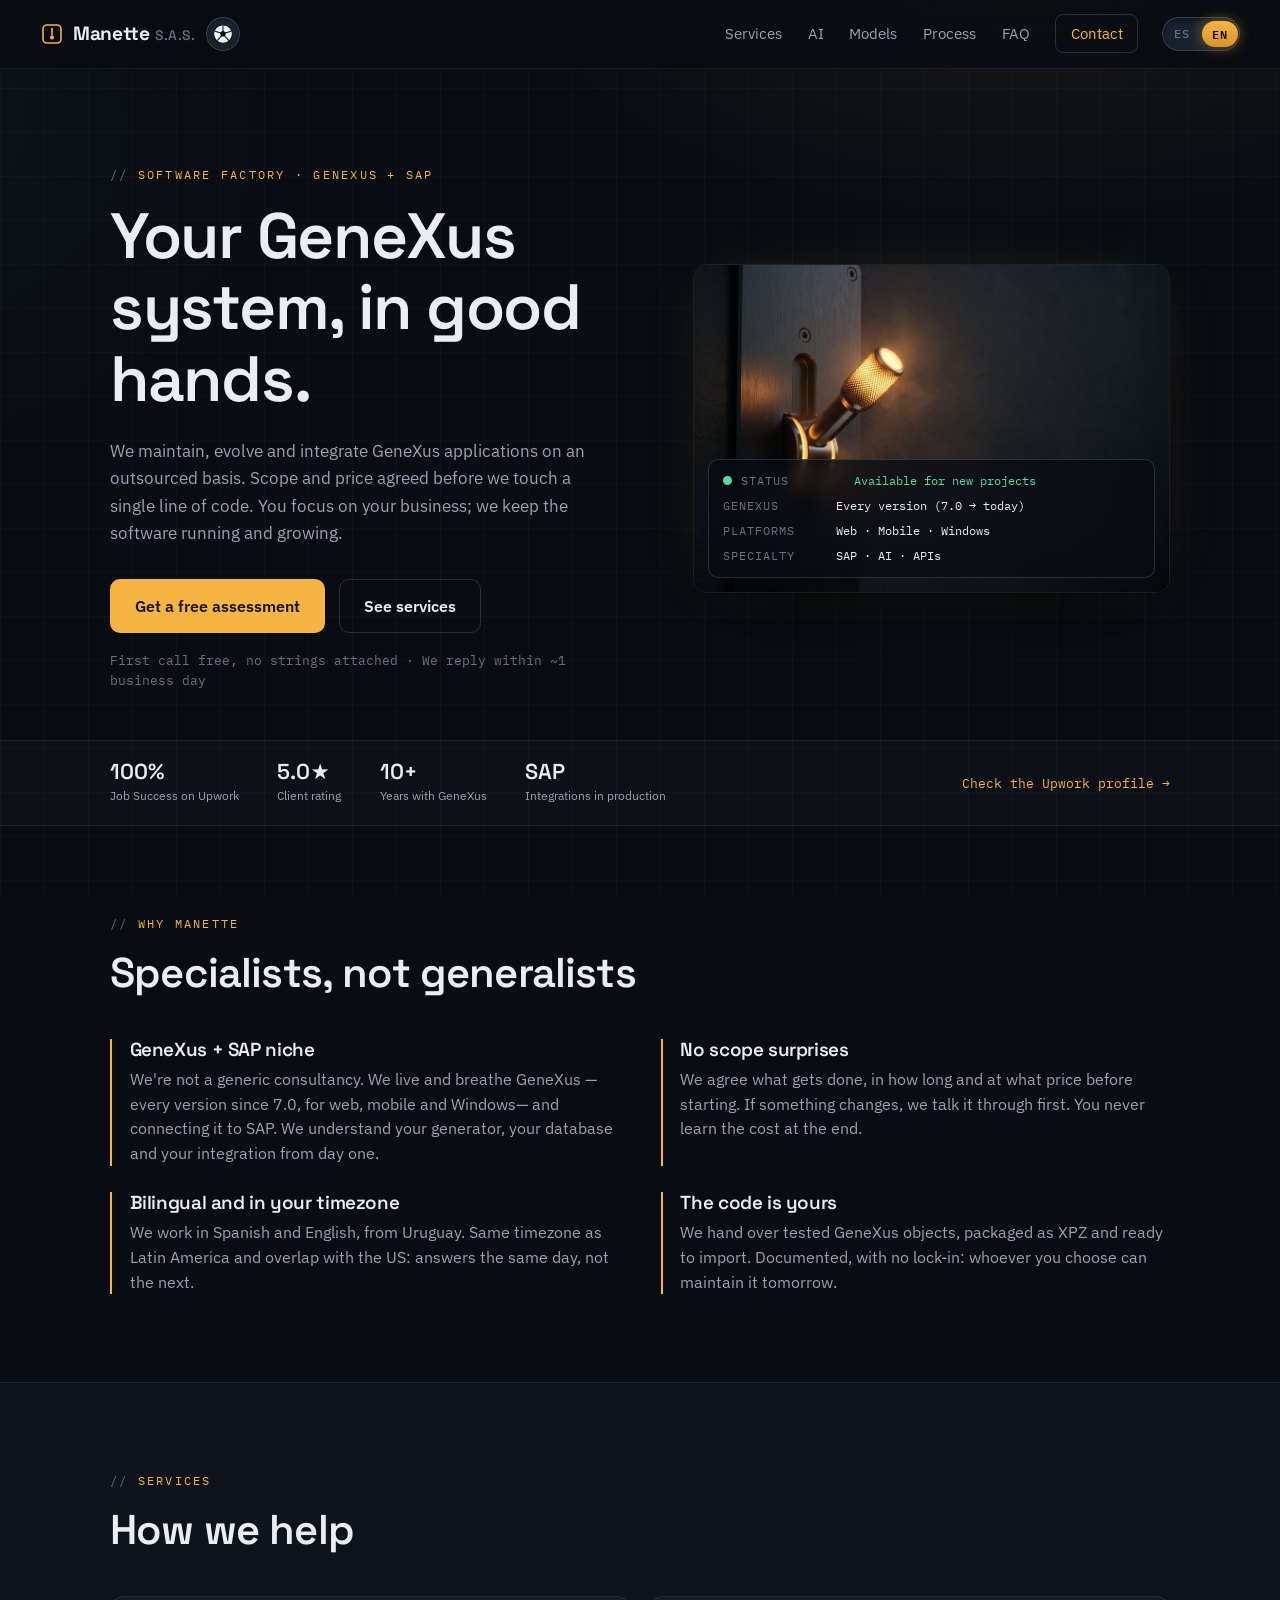
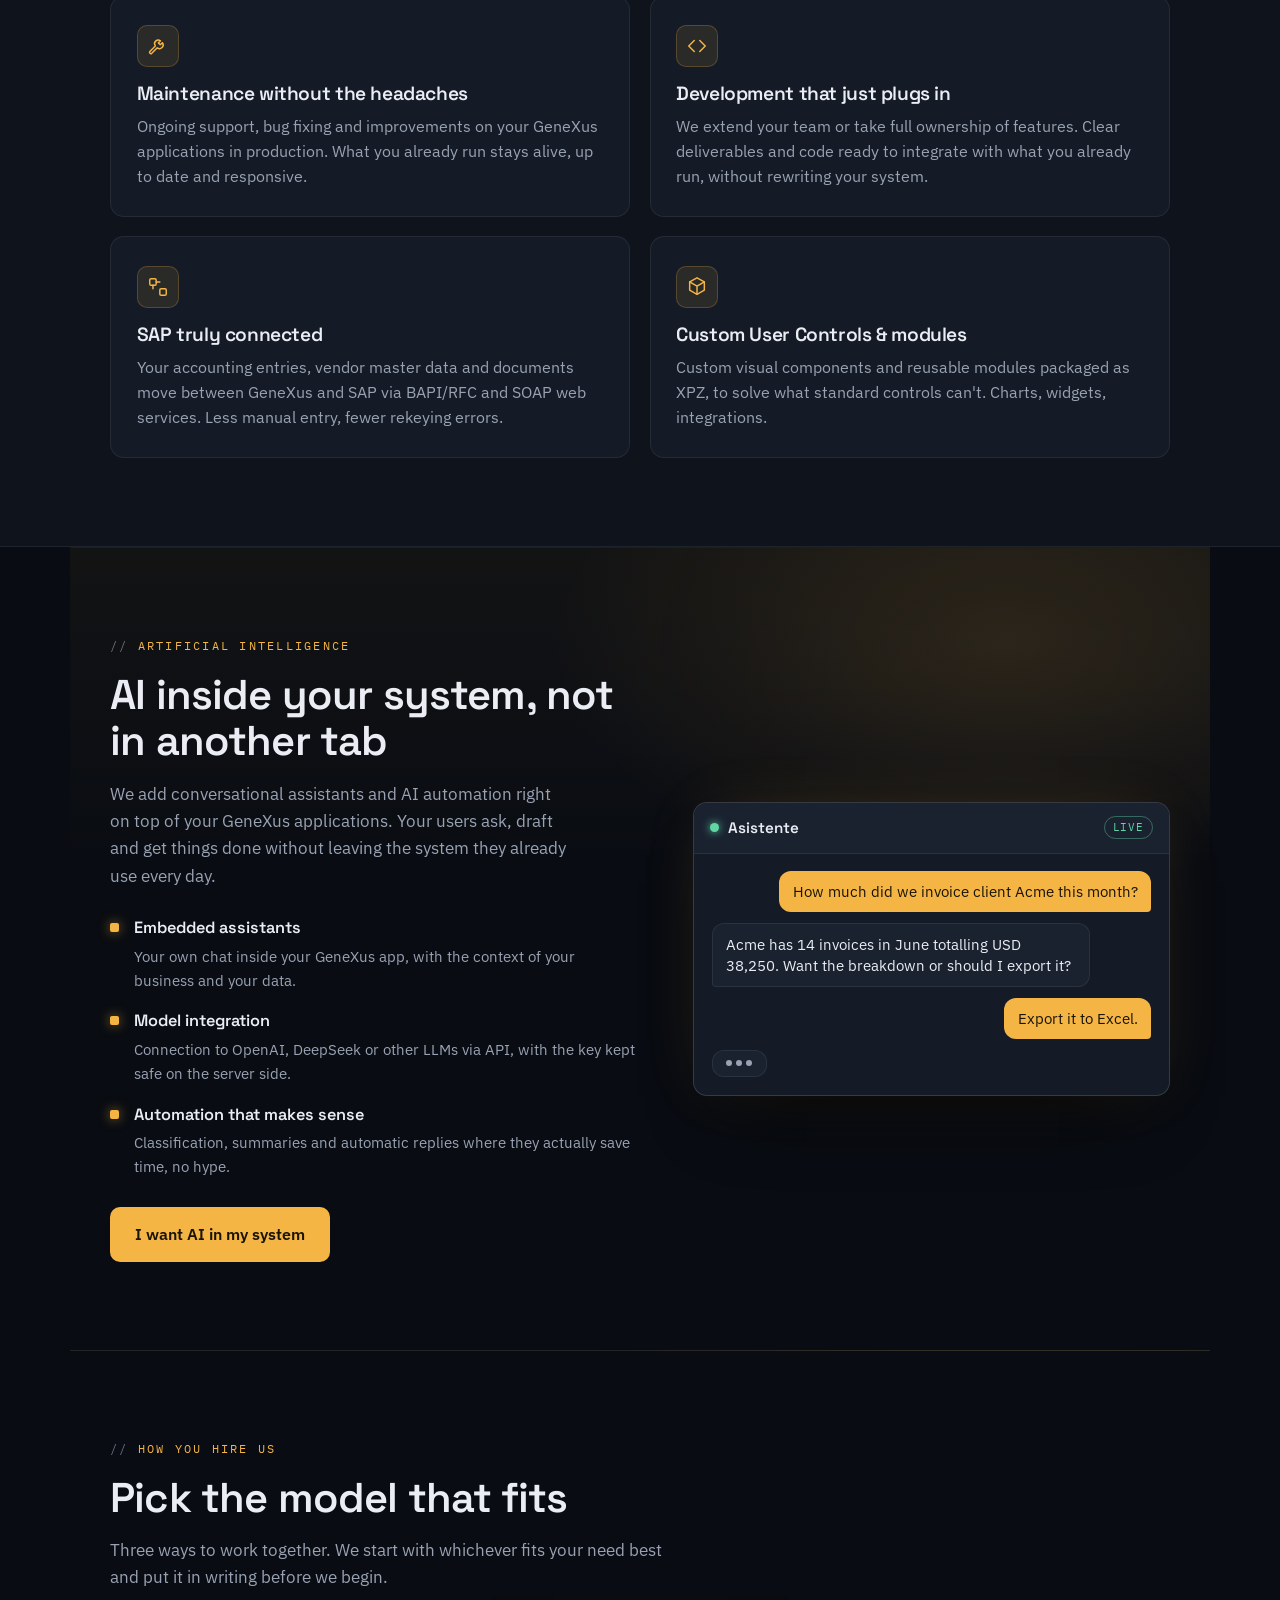
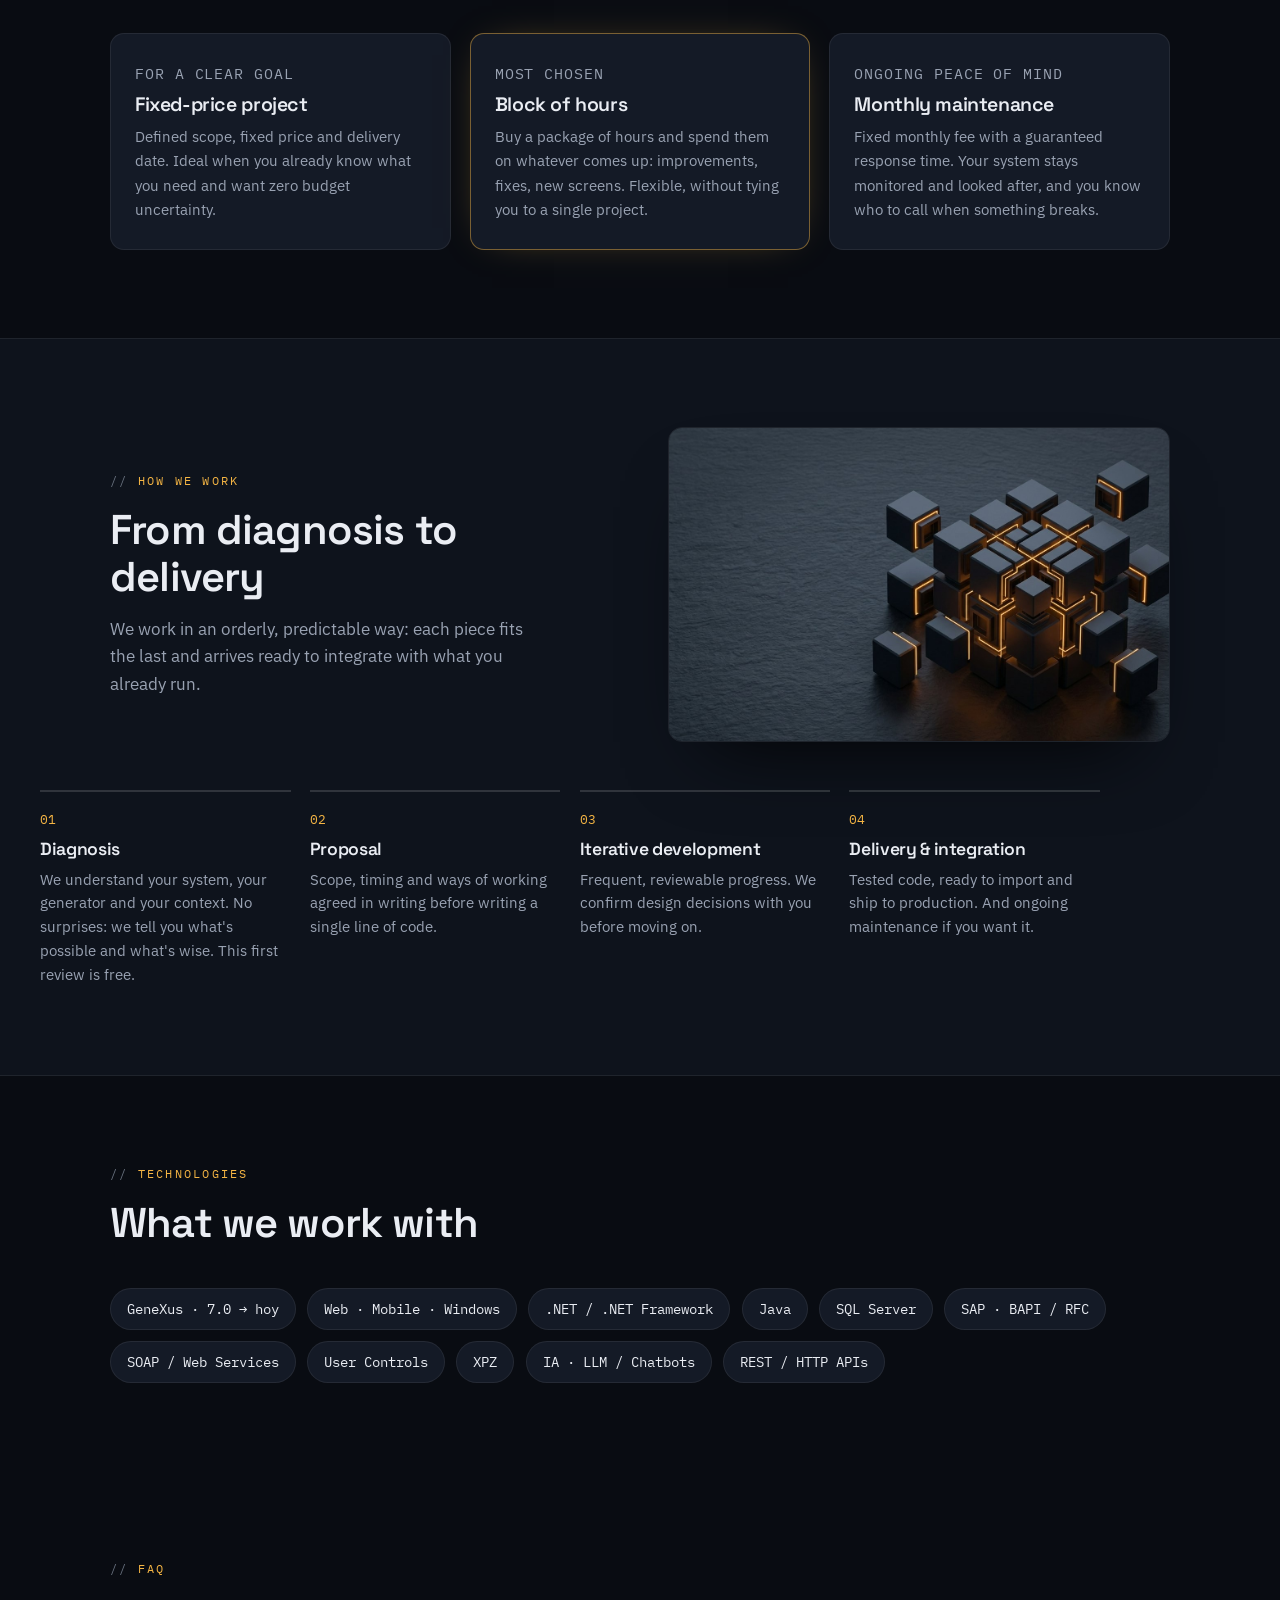
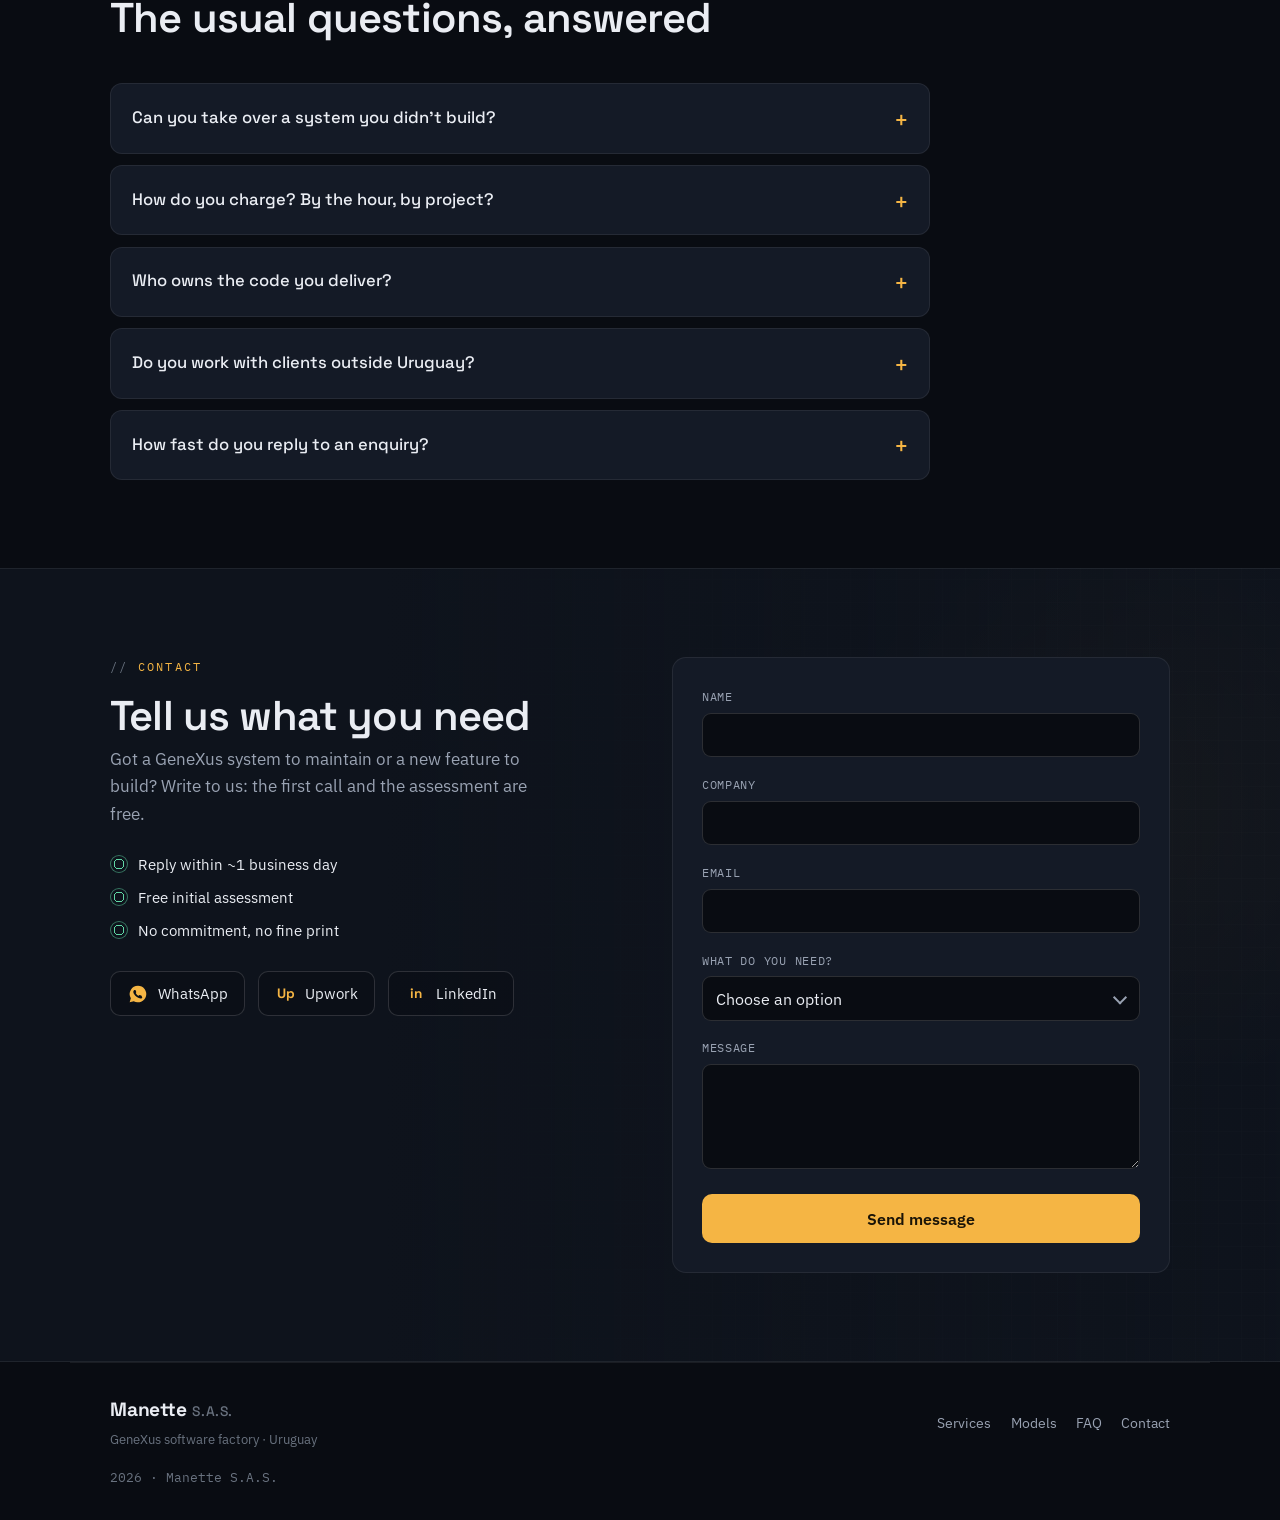
<file: index.html>
<!DOCTYPE html>
<html lang="es">
<head>
  <meta charset="UTF-8" />
  <meta name="viewport" content="width=device-width, initial-scale=1.0" />
  <title>Manette S.A.S. — Fábrica de software GeneXus · SAP · User Controls</title>
  <meta name="description" content="Fábrica de software especializada en GeneXus: mantenemos y evolucionamos tus sistemas, integramos SAP (BAPI/RFC) y construimos User Controls y módulos a medida. Alcance y precio acordados antes de empezar." />
  <meta name="theme-color" content="#090C12" />

  <!-- Open Graph -->
  <meta property="og:type" content="website" />
  <meta property="og:title" content="Manette S.A.S. — Fábrica de software GeneXus" />
  <meta property="og:description" content="Mantenemos, evolucionamos e integramos tus sistemas GeneXus. Especialistas en SAP, User Controls y módulos a medida." />

  <link rel="preconnect" href="https://fonts.googleapis.com" />
  <link rel="preconnect" href="https://fonts.gstatic.com" crossorigin />
  <link href="https://fonts.googleapis.com/css2?family=Space+Grotesk:wght@400;500;600;700&family=IBM+Plex+Sans:wght@400;500;600&family=IBM+Plex+Mono:wght@400;500&display=swap" rel="stylesheet" />
  <link rel="stylesheet" href="styles.css" />
</head>
<body>
  <a class="skip-link" href="#top" data-i18n="a11y.skip">Saltar al contenido</a>

  <!-- =================== HEADER =================== -->
  <header class="site-header">
    <div class="brand-group">
      <a class="brand" href="#top" aria-label="Manette">
        <span class="brand-mark" aria-hidden="true">
          <svg viewBox="0 0 24 24" width="24" height="24" fill="none">
            <rect x="3" y="3" width="18" height="18" rx="4" stroke="currentColor" stroke-width="1.6"/>
            <line x1="12" y1="6.5" x2="12" y2="13" stroke="currentColor" stroke-width="1.6" stroke-linecap="round"/>
            <circle cx="12" cy="15.5" r="2" fill="currentColor"/>
          </svg>
        </span>
        <span class="brand-text">Manette<span class="brand-suffix">S.A.S.</span></span>
      </a>
      <a class="brand-ball" href="mundial.html" data-i18n-label="ball.label" aria-label="Jugar a los penales del Mundial" title="Jugar a los penales del Mundial">
        <svg class="ball-svg" viewBox="0 0 24 24" width="22" height="22" aria-hidden="true">
          <circle cx="12" cy="12" r="10.2" fill="#F4F6FA" stroke="#0B0E14" stroke-width="1.1"/>
          <polygon points="12,8.1 15.42,10.59 14.12,14.6 9.88,14.6 8.58,10.59" fill="#0B0E14"/>
          <g stroke="#0B0E14" stroke-width="1.1" stroke-linecap="round">
            <line x1="12" y1="8.1" x2="12" y2="2.6"/>
            <line x1="15.42" y1="10.59" x2="20.7" y2="9.1"/>
            <line x1="14.12" y1="14.6" x2="18.2" y2="18.9"/>
            <line x1="9.88" y1="14.6" x2="5.8" y2="18.9"/>
            <line x1="8.58" y1="10.59" x2="3.3" y2="9.1"/>
          </g>
        </svg>
      </a>
    </div>

    <nav class="site-nav" id="siteNav" aria-label="Principal">
      <a href="#servicios" data-i18n="nav.services">Servicios</a>
      <a href="#ia" data-i18n="nav.ai">IA</a>
      <a href="#modelos" data-i18n="nav.models">Modelos</a>
      <a href="#proceso" data-i18n="nav.process">Proceso</a>
      <a href="#faq" data-i18n="nav.faq">Preguntas</a>
      <a href="#contacto" class="nav-cta" data-i18n="nav.contact">Contacto</a>
    </nav>

    <div class="header-actions">
      <!-- Signature element: the language lever ("la manette") -->
      <button class="lang-lever" id="langLever" type="button" role="switch" aria-checked="false" aria-label="Cambiar idioma / Switch language">
        <span class="lang-lever-track">
          <span class="lang-lever-label lang-es">ES</span>
          <span class="lang-lever-label lang-en">EN</span>
          <span class="lang-lever-knob" aria-hidden="true"></span>
        </span>
      </button>

      <button class="menu-toggle" id="menuToggle" type="button" aria-expanded="false" aria-controls="siteNav" aria-label="Abrir menú">
        <span class="menu-bars" aria-hidden="true"><i></i><i></i><i></i></span>
      </button>
    </div>
  </header>

  <main id="top">
    <!-- =================== HERO =================== -->
    <section class="hero">
      <div class="hero-text">
        <p class="eyebrow" data-i18n="hero.eyebrow">Fábrica de software · GeneXus + SAP</p>
        <h1 class="hero-title" data-i18n="hero.title">Tu sistema GeneXus, en buenas manos.</h1>
        <p class="hero-sub" data-i18n="hero.sub">Mantenemos, evolucionamos e integramos aplicaciones GeneXus de forma tercerizada. Alcance y precio acordados antes de tocar una línea de código. Vos te enfocás en tu negocio; nosotros, en que el software siga andando y creciendo.</p>
        <div class="hero-cta">
          <a class="btn btn-primary" href="#contacto" data-i18n="hero.ctaPrimary">Pedí un diagnóstico gratis</a>
          <a class="btn btn-ghost" href="#servicios" data-i18n="hero.ctaSecondary">Ver servicios</a>
        </div>
        <p class="hero-reassure" data-i18n="hero.reassure">Primera conversación sin costo ni compromiso · Respondemos en ~1 día hábil</p>
      </div>

      <!-- Hero visual: la palanca + readout de consola -->
      <div class="hero-visual">
        <img class="hero-img" src="assets/hero-lever.jpg" alt="" aria-hidden="true" loading="eager" />
        <ul class="readout" aria-label="Estado">
          <li class="readout-row readout-live">
            <span class="panel-dot" aria-hidden="true"></span>
            <span class="readout-key" data-i18n="readout.statusKey">Estado</span>
            <span class="readout-val" data-i18n="hero.available">Disponible para nuevos proyectos</span>
          </li>
          <li class="readout-row">
            <span class="readout-key" data-i18n="readout.gxKey">GeneXus</span>
            <span class="readout-val" data-i18n="readout.gxVal">Todas las versiones (7.0 → hoy)</span>
          </li>
          <li class="readout-row">
            <span class="readout-key" data-i18n="readout.platKey">Plataformas</span>
            <span class="readout-val" data-i18n="readout.platVal">Web · Mobile · Windows</span>
          </li>
          <li class="readout-row">
            <span class="readout-key" data-i18n="readout.specKey">Especialidad</span>
            <span class="readout-val" data-i18n="readout.specVal">SAP · IA · APIs</span>
          </li>
        </ul>
      </div>
    </section>

    <!-- =================== TRUST STRIP =================== -->
    <div class="trust-wrap">
      <ul class="trust-bar" aria-label="Indicadores">
        <li><span class="stat-num">100%</span><span class="stat-label" data-i18n="trust.stat1">Job Success en Upwork</span></li>
        <li><span class="stat-num">5.0★</span><span class="stat-label" data-i18n="trust.stat2">Valoración de clientes</span></li>
        <li><span class="stat-num">10+</span><span class="stat-label" data-i18n="trust.stat3">Años con GeneXus</span></li>
        <li><span class="stat-num">SAP</span><span class="stat-label" data-i18n="trust.stat4">Integraciones en producción</span></li>
        <li class="trust-verify">
          <a id="upworkVerify" href="https://www.upwork.com/freelancers/~01f033d89a3a314097" target="_blank" rel="noopener" data-i18n="trust.verify">Verificá el perfil en Upwork →</a>
        </li>
      </ul>
    </div>

    <!-- =================== POR QUÉ MANETTE =================== -->
    <section id="porque" class="section">
      <header class="section-head">
        <p class="eyebrow" data-i18n="why.eyebrow">Por qué Manette</p>
        <h2 class="section-title" data-i18n="why.title">Especialistas, no improvisados</h2>
      </header>
      <div class="why-grid">
        <article class="why-item">
          <h3 data-i18n="why.i1.title">Nicho GeneXus + SAP</h3>
          <p data-i18n="why.i1.body">No somos una consultora genérica. Vivimos de GeneXus —todas las versiones desde la 7.0, para web, mobile y Windows— y de conectarlo con SAP. Entendemos tu generador, tu base y tu integración desde el día uno.</p>
        </article>
        <article class="why-item">
          <h3 data-i18n="why.i2.title">Sin sorpresas de alcance</h3>
          <p data-i18n="why.i2.body">Acordamos qué se hace, en cuánto tiempo y a qué precio antes de empezar. Si algo cambia, lo conversamos primero. Nunca te enterás del costo al final.</p>
        </article>
        <article class="why-item">
          <h3 data-i18n="why.i3.title">Bilingüe y en tu huso</h3>
          <p data-i18n="why.i3.body">Trabajamos en español e inglés, desde Uruguay. Mismo huso horario que LatAm y solapamiento con EE.UU.: respuestas en el día, no al otro día.</p>
        </article>
        <article class="why-item">
          <h3 data-i18n="why.i4.title">El código es tuyo</h3>
          <p data-i18n="why.i4.body">Entregamos objetos GeneXus probados, empaquetados como XPZ y listos para importar. Documentados, sin ataduras: el día de mañana lo mantiene quien vos quieras.</p>
        </article>
      </div>
    </section>

    <!-- =================== SERVICIOS =================== -->
    <section id="servicios" class="section section-alt">
      <header class="section-head">
        <p class="eyebrow" data-i18n="serv.eyebrow">Servicios</p>
        <h2 class="section-title" data-i18n="serv.title">En qué te ayudamos</h2>
      </header>

      <div class="cards">
        <article class="card">
          <span class="card-ic" aria-hidden="true">
            <svg viewBox="0 0 24 24" width="22" height="22" fill="none" stroke="currentColor" stroke-width="1.6" stroke-linecap="round" stroke-linejoin="round"><path d="M14.7 6.3a4 4 0 0 0-5.6 5.6l-6 6a1.5 1.5 0 0 0 2.1 2.1l6-6a4 4 0 0 0 5.6-5.6l-2.3 2.3-2.1-2.1 2.3-2.3Z"/></svg>
          </span>
          <h3 data-i18n="serv.c1.title">Mantenimiento sin dolores de cabeza</h3>
          <p data-i18n="serv.c1.body">Soporte continuo, corrección de errores y mejoras sobre tus aplicaciones GeneXus en producción. Lo que ya tenés andando sigue vivo, al día y respondiendo.</p>
        </article>
        <article class="card">
          <span class="card-ic" aria-hidden="true">
            <svg viewBox="0 0 24 24" width="22" height="22" fill="none" stroke="currentColor" stroke-width="1.6" stroke-linecap="round" stroke-linejoin="round"><path d="M9 18l-6-6 6-6"/><path d="M15 6l6 6-6 6"/></svg>
          </span>
          <h3 data-i18n="serv.c2.title">Desarrollo que se integra solo</h3>
          <p data-i18n="serv.c2.body">Sumamos capacidad a tu equipo o tomamos funcionalidades completas. Entregables claros y código listo para integrarse a lo que ya corre, sin reescribir tu sistema.</p>
        </article>
        <article class="card">
          <span class="card-ic" aria-hidden="true">
            <svg viewBox="0 0 24 24" width="22" height="22" fill="none" stroke="currentColor" stroke-width="1.6" stroke-linecap="round" stroke-linejoin="round"><rect x="3" y="3" width="7" height="7" rx="1.4"/><rect x="14" y="14" width="7" height="7" rx="1.4"/><path d="M10 6.5h4M6.5 10v4"/></svg>
          </span>
          <h3 data-i18n="serv.c3.title">SAP conectado de verdad</h3>
          <p data-i18n="serv.c3.body">Tus asientos contables, maestros de proveedores y documentos viajan entre GeneXus y SAP vía BAPI/RFC y web services SOAP. Menos carga manual, menos errores de retipeo.</p>
        </article>
        <article class="card">
          <span class="card-ic" aria-hidden="true">
            <svg viewBox="0 0 24 24" width="22" height="22" fill="none" stroke="currentColor" stroke-width="1.6" stroke-linecap="round" stroke-linejoin="round"><path d="M12 2l8 4.5v9L12 20l-8-4.5v-9L12 2Z"/><path d="M12 11l8-4.5M12 11v9M12 11L4 6.5"/></svg>
          </span>
          <h3 data-i18n="serv.c4.title">User Controls y módulos a medida</h3>
          <p data-i18n="serv.c4.body">Componentes visuales custom y módulos reutilizables empaquetados como XPZ, para resolver lo que los controles estándar no cubren. Gráficas, widgets, integraciones.</p>
        </article>
      </div>
    </section>

    <!-- =================== IA =================== -->
    <section id="ia" class="section ai-band">
      <div class="ai-grid">
        <div class="ai-text">
          <p class="eyebrow" data-i18n="ai.eyebrow">Inteligencia artificial</p>
          <h2 class="section-title" data-i18n="ai.title">IA adentro de tu sistema, no en otra pestaña</h2>
          <p class="ai-lead" data-i18n="ai.lead">Sumamos asistentes conversacionales y automatización con IA directamente sobre tus aplicaciones GeneXus. Tus usuarios consultan, redactan y resuelven sin salir del sistema que ya usan todos los días.</p>
          <ul class="ai-points">
            <li>
              <strong data-i18n="ai.p1.title">Asistentes embebidos</strong>
              <span data-i18n="ai.p1.body">Un chat propio dentro de tu app GeneXus, con el contexto de tu negocio y tus datos.</span>
            </li>
            <li>
              <strong data-i18n="ai.p2.title">Integración con modelos</strong>
              <span data-i18n="ai.p2.body">Conexión con OpenAI, DeepSeek u otros LLM vía API, con la clave protegida del lado del servidor.</span>
            </li>
            <li>
              <strong data-i18n="ai.p3.title">Automatización con sentido</strong>
              <span data-i18n="ai.p3.body">Clasificación, resúmenes y respuestas automáticas donde de verdad ahorran tiempo, sin humo.</span>
            </li>
          </ul>
          <a class="btn btn-primary" href="#contacto" data-i18n="ai.cta">Quiero IA en mi sistema</a>
        </div>

        <!-- Mockup de asistente (decorativo) -->
        <div class="ai-chat" aria-hidden="true">
          <div class="ai-chat-bar">
            <span class="ai-chat-dot"></span>
            <span class="ai-chat-name">Asistente</span>
            <span class="ai-chat-badge" data-i18n="ai.chat.badge">en vivo</span>
          </div>
          <div class="ai-chat-body">
            <p class="bubble bubble-user" data-i18n="ai.chat.user">¿Cuánto facturamos al cliente Acme este mes?</p>
            <p class="bubble bubble-bot" data-i18n="ai.chat.bot">Acme lleva 14 facturas en junio por USD 38.250. ¿Te muestro el detalle o lo exporto?</p>
            <p class="bubble bubble-user" data-i18n="ai.chat.user2">Exportalo a Excel.</p>
            <p class="bubble bubble-typing"><i></i><i></i><i></i></p>
          </div>
        </div>
      </div>
    </section>

    <!-- =================== MODELOS DE TRABAJO =================== -->
    <section id="modelos" class="section">
      <header class="section-head">
        <p class="eyebrow" data-i18n="models.eyebrow">Cómo nos contratás</p>
        <h2 class="section-title" data-i18n="models.title">Elegí el modelo que te sirve</h2>
        <p class="section-lead" data-i18n="models.lead">Tres formas de trabajar juntos. Empezamos por la que mejor se adapte a tu necesidad y lo dejamos por escrito antes de arrancar.</p>
      </header>
      <div class="models-grid">
        <article class="model">
          <p class="model-tag" data-i18n="models.m1.tag">Para un objetivo claro</p>
          <h3 data-i18n="models.m1.title">Proyecto a precio cerrado</h3>
          <p data-i18n="models.m1.body">Alcance definido, precio fijo y fecha de entrega. Ideal cuando ya sabés qué necesitás y querés cero incertidumbre de presupuesto.</p>
        </article>
        <article class="model model-featured">
          <p class="model-tag" data-i18n="models.m2.tag">El más elegido</p>
          <h3 data-i18n="models.m2.title">Bolsa de horas</h3>
          <p data-i18n="models.m2.body">Comprás un paquete de horas y las usás para lo que vaya surgiendo: mejoras, fixes, nuevas pantallas. Flexible y sin atarte a un proyecto único.</p>
        </article>
        <article class="model">
          <p class="model-tag" data-i18n="models.m3.tag">Tranquilidad continua</p>
          <h3 data-i18n="models.m3.title">Mantenimiento mensual</h3>
          <p data-i18n="models.m3.body">Cuota fija al mes con tiempo de respuesta garantizado. Tu sistema queda monitoreado y atendido, y vos sabés a quién llamar cuando algo se rompe.</p>
        </article>
      </div>
    </section>

    <!-- =================== PROCESO =================== -->
    <section id="proceso" class="section section-alt">
      <div class="proc-intro">
        <header class="section-head">
          <p class="eyebrow" data-i18n="proc.eyebrow">Cómo trabajamos</p>
          <h2 class="section-title" data-i18n="proc.title">Del diagnóstico a la entrega</h2>
          <p class="proc-lead" data-i18n="proc.lead">Trabajamos de forma ordenada y previsible: cada pieza encastra con la anterior y queda lista para integrarse a lo que ya tenés.</p>
        </header>
        <div class="proc-visual">
          <img class="proc-img" src="assets/cubes.jpg" alt="" aria-hidden="true" loading="lazy" />
        </div>
      </div>

      <ol class="steps">
        <li class="step">
          <span class="step-num">01</span>
          <h3 data-i18n="proc.s1.title">Diagnóstico</h3>
          <p data-i18n="proc.s1.body">Entendemos tu sistema, tu generador y tu contexto. Sin sorpresas: te decimos qué se puede y qué conviene. Esta primera revisión es gratis.</p>
        </li>
        <li class="step">
          <span class="step-num">02</span>
          <h3 data-i18n="proc.s2.title">Propuesta</h3>
          <p data-i18n="proc.s2.body">Alcance, tiempos y forma de trabajo acordados por escrito antes de escribir una línea de código.</p>
        </li>
        <li class="step">
          <span class="step-num">03</span>
          <h3 data-i18n="proc.s3.title">Desarrollo iterativo</h3>
          <p data-i18n="proc.s3.body">Avances frecuentes y revisables. Confirmamos decisiones de diseño con vos antes de avanzar.</p>
        </li>
        <li class="step">
          <span class="step-num">04</span>
          <h3 data-i18n="proc.s4.title">Entrega e integración</h3>
          <p data-i18n="proc.s4.body">Código probado, listo para importar y poner en producción. Y, si querés, mantenimiento continuo.</p>
        </li>
      </ol>
    </section>

    <!-- =================== STACK =================== -->
    <section id="stack" class="section">
      <header class="section-head">
        <p class="eyebrow" data-i18n="stack.eyebrow">Tecnologías</p>
        <h2 class="section-title" data-i18n="stack.title">Con qué trabajamos</h2>
      </header>
      <ul class="stack-list">
        <li>GeneXus · 7.0 → hoy</li>
        <li>Web · Mobile · Windows</li>
        <li>.NET / .NET Framework</li>
        <li>Java</li>
        <li>SQL Server</li>
        <li>SAP · BAPI / RFC</li>
        <li>SOAP / Web Services</li>
        <li>User Controls</li>
        <li>XPZ</li>
        <li>IA · LLM / Chatbots</li>
        <li>REST / HTTP APIs</li>
      </ul>
    </section>

    <!-- =================== FAQ =================== -->
    <section id="faq" class="section">
      <header class="section-head">
        <p class="eyebrow" data-i18n="faq.eyebrow">Preguntas frecuentes</p>
        <h2 class="section-title" data-i18n="faq.title">Las dudas de siempre, despejadas</h2>
      </header>
      <div class="faq-list">
        <details class="faq-item">
          <summary data-i18n="faq.q1.q">¿Pueden hacerse cargo de un sistema que no desarrollaron ustedes?</summary>
          <p data-i18n="faq.q1.a">Sí. Es lo más común. Empezamos con un diagnóstico para entender el sistema, su generador y su base, y de ahí proponemos cómo mantenerlo o mejorarlo. No necesitás documentación perfecta para arrancar.</p>
        </details>
        <details class="faq-item">
          <summary data-i18n="faq.q2.q">¿Cómo cobran? ¿Por hora, por proyecto?</summary>
          <p data-i18n="faq.q2.a">Las tres formas: proyecto a precio cerrado, bolsa de horas o mantenimiento mensual. Elegimos juntos la que mejor se adapte y queda por escrito antes de empezar.</p>
        </details>
        <details class="faq-item">
          <summary data-i18n="faq.q3.q">¿De quién es el código que entregan?</summary>
          <p data-i18n="faq.q3.a">Tuyo. Entregamos los objetos GeneXus probados y empaquetados como XPZ, listos para importar y mantener por quien vos quieras. Sin dependencias ocultas ni candados.</p>
        </details>
        <details class="faq-item">
          <summary data-i18n="faq.q4.q">¿Trabajan con clientes fuera de Uruguay?</summary>
          <p data-i18n="faq.q4.a">Sí. Trabajamos en español e inglés y tenemos clientes a través de Upwork. Nuestro huso horario solapa con LatAm y buena parte del día de EE.UU.</p>
        </details>
        <details class="faq-item">
          <summary data-i18n="faq.q5.q">¿Cuánto tardan en responder una consulta?</summary>
          <p data-i18n="faq.q5.a">El primer contacto lo respondemos en alrededor de un día hábil. Con mantenimiento mensual, el tiempo de respuesta queda garantizado por contrato.</p>
        </details>
      </div>
    </section>

    <!-- =================== CONTACTO =================== -->
    <section id="contacto" class="section section-alt contact-bg">
      <div class="contact-grid">
        <div class="contact-intro">
          <p class="eyebrow" data-i18n="contact.eyebrow">Contacto</p>
          <h2 class="section-title" data-i18n="contact.title">Contanos qué necesitás</h2>
          <p class="contact-lead" data-i18n="contact.lead">Tenés un sistema GeneXus que mantener o una funcionalidad nueva por desarrollar. Escribinos: la primera conversación y el diagnóstico no tienen costo.</p>

          <ul class="contact-promise" aria-label="Qué esperar">
            <li data-i18n="contact.promise1">Respuesta en ~1 día hábil</li>
            <li data-i18n="contact.promise2">Diagnóstico inicial sin costo</li>
            <li data-i18n="contact.promise3">Sin compromiso ni letra chica</li>
          </ul>

          <div class="contact-channels">
            <a class="channel" id="waLink" href="#" target="_blank" rel="noopener">
              <span class="channel-ic" aria-hidden="true">
                <svg viewBox="0 0 24 24" width="20" height="20" fill="currentColor"><path d="M12 2a10 10 0 0 0-8.6 15.1L2 22l5-1.3A10 10 0 1 0 12 2Zm5.3 14.1c-.2.6-1.3 1.2-1.8 1.2-.5.1-1 .1-1.7-.1-.4-.1-.9-.3-1.6-.6-2.8-1.2-4.6-4-4.7-4.2-.1-.2-1.1-1.5-1.1-2.8 0-1.3.7-2 .9-2.2.2-.3.5-.3.7-.3h.5c.2 0 .4 0 .6.5l.8 1.9c.1.2.1.4 0 .5l-.4.6c-.1.2-.3.3-.1.6.1.3.6 1 1.3 1.7.9.8 1.6 1 1.9 1.2.2.1.4.1.5-.1l.6-.7c.2-.2.3-.2.6-.1l1.8.9c.3.1.4.2.5.3.1.2.1.7-.1 1.3Z"/></svg>
              </span>
              <span>WhatsApp</span>
            </a>
            <a class="channel" id="upworkLink" href="https://www.upwork.com/freelancers/~01f033d89a3a314097" target="_blank" rel="noopener">
              <span class="channel-ic channel-ic-text" aria-hidden="true">Up</span>
              <span>Upwork</span>
            </a>
            <a class="channel" id="linkedinLink" href="https://www.linkedin.com/in/federicomarin/" target="_blank" rel="noopener">
              <span class="channel-ic channel-ic-text" aria-hidden="true">in</span>
              <span>LinkedIn</span>
            </a>
          </div>
        </div>

        <form class="contact-form" id="contactForm" novalidate>
          <div class="field">
            <label for="cf-name" data-i18n="contact.name">Nombre</label>
            <input id="cf-name" name="name" type="text" autocomplete="name" required />
          </div>
          <div class="field">
            <label for="cf-company" data-i18n="contact.company">Empresa</label>
            <input id="cf-company" name="company" type="text" autocomplete="organization" />
          </div>
          <div class="field">
            <label for="cf-email" data-i18n="contact.email">Email</label>
            <input id="cf-email" name="email" type="email" autocomplete="email" required />
          </div>
          <div class="field">
            <label for="cf-type" data-i18n="contact.type">¿Qué necesitás?</label>
            <div class="select-wrap">
              <select id="cf-type" name="project_type">
                <option value="" data-i18n="contact.type.opt0">Elegí una opción</option>
                <option value="mantenimiento" data-i18n="contact.type.opt1">Mantenimiento de un sistema existente</option>
                <option value="desarrollo" data-i18n="contact.type.opt2">Desarrollo de algo nuevo</option>
                <option value="sap" data-i18n="contact.type.opt3">Integración con SAP / APIs</option>
                <option value="usercontrol" data-i18n="contact.type.opt4">User Control o módulo a medida</option>
                <option value="otro" data-i18n="contact.type.opt5">Otra cosa / no estoy seguro</option>
              </select>
            </div>
          </div>
          <div class="field">
            <label for="cf-msg" data-i18n="contact.message">Mensaje</label>
            <textarea id="cf-msg" name="message" rows="4" required></textarea>
          </div>
          <!-- honeypot anti-spam: oculto para humanos -->
          <input type="checkbox" name="botcheck" class="hp-field" tabindex="-1" autocomplete="off" aria-hidden="true" />
          <button class="btn btn-primary btn-block" type="submit" id="cf-submit" data-i18n="contact.send">Enviar mensaje</button>
        </form>
      </div>
    </section>
  </main>

  <!-- =================== FOOTER =================== -->
  <footer class="site-footer">
    <div class="footer-left">
      <span class="brand-text">Manette<span class="brand-suffix">S.A.S.</span></span>
      <span class="footer-loc" data-i18n="footer.loc">Fábrica de software GeneXus · Uruguay</span>
    </div>
    <nav class="footer-nav" aria-label="Pie">
      <a href="#servicios" data-i18n="nav.services">Servicios</a>
      <a href="#modelos" data-i18n="nav.models">Modelos</a>
      <a href="#faq" data-i18n="nav.faq">Preguntas</a>
      <a href="#contacto" data-i18n="nav.contact">Contacto</a>
    </nav>
    <p class="footer-copy"><span id="year">2026</span> · Manette S.A.S.</p>
  </footer>

  <script src="script.js"></script>
</body>
</html>
</file>
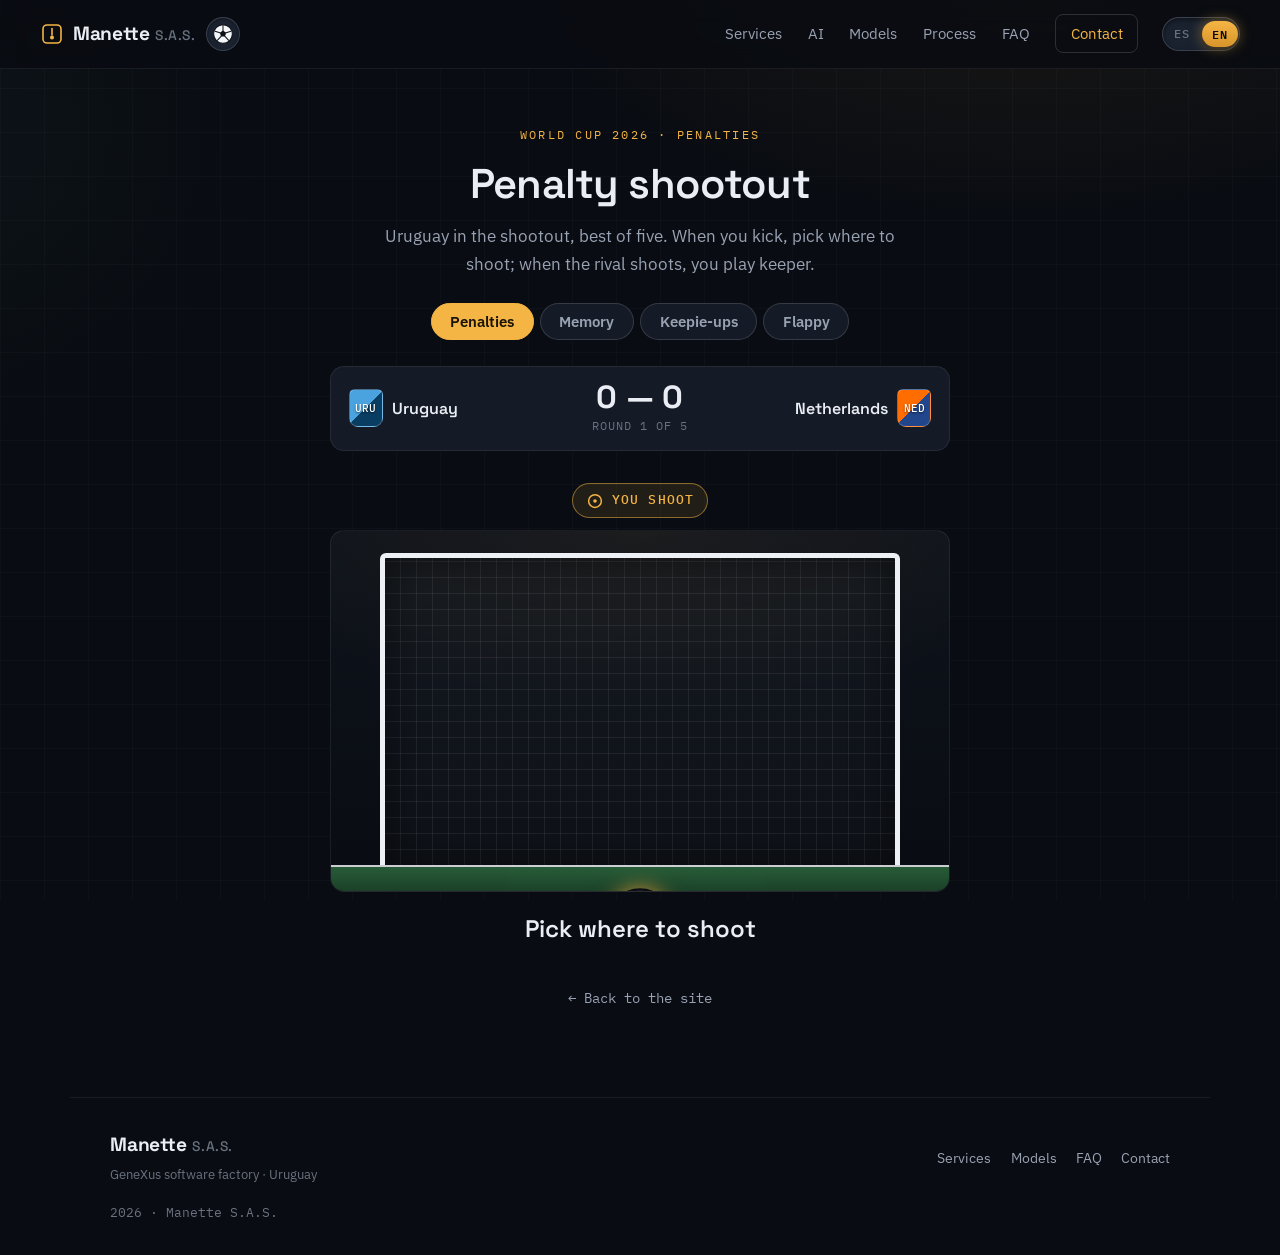
<file: mundial.html>
<!DOCTYPE html>
<html lang="es">
<head>
  <meta charset="UTF-8" />
  <meta name="viewport" content="width=device-width, initial-scale=1.0" />
  <title>Manette S.A.S. — Penales del Mundial 2026</title>
  <meta name="description" content="Tanda de penales del Mundial 2026 — un mini-juego de Manette S.A.S. Pateá y atajá con Uruguay, al mejor de cinco." />
  <meta name="theme-color" content="#090C12" />

  <!-- Open Graph -->
  <meta property="og:type" content="website" />
  <meta property="og:title" content="Manette S.A.S. — Fábrica de software GeneXus" />
  <meta property="og:description" content="Mantenemos, evolucionamos e integramos tus sistemas GeneXus. Especialistas en SAP, User Controls y módulos a medida." />

  <link rel="preconnect" href="https://fonts.googleapis.com" />
  <link rel="preconnect" href="https://fonts.gstatic.com" crossorigin />
  <link href="https://fonts.googleapis.com/css2?family=Space+Grotesk:wght@400;500;600;700&family=IBM+Plex+Sans:wght@400;500;600&family=IBM+Plex+Mono:wght@400;500&display=swap" rel="stylesheet" />
  <link rel="stylesheet" href="styles.css" />
  <link rel="stylesheet" href="mundial.css" />
</head>
<body>
  <a class="skip-link" href="#top" data-i18n="a11y.skip">Saltar al contenido</a>

  <!-- =================== HEADER =================== -->
  <header class="site-header">
    <div class="brand-group">
      <a class="brand" href="index.html#top" aria-label="Manette">
        <span class="brand-mark" aria-hidden="true">
          <svg viewBox="0 0 24 24" width="24" height="24" fill="none">
            <rect x="3" y="3" width="18" height="18" rx="4" stroke="currentColor" stroke-width="1.6"/>
            <line x1="12" y1="6.5" x2="12" y2="13" stroke="currentColor" stroke-width="1.6" stroke-linecap="round"/>
            <circle cx="12" cy="15.5" r="2" fill="currentColor"/>
          </svg>
        </span>
        <span class="brand-text">Manette<span class="brand-suffix">S.A.S.</span></span>
      </a>
      <a class="brand-ball" href="mundial.html" data-i18n-label="ball.label" aria-label="Jugar a los penales del Mundial" title="Jugar a los penales del Mundial">
        <svg class="ball-svg" viewBox="0 0 24 24" width="22" height="22" aria-hidden="true">
          <circle cx="12" cy="12" r="10.2" fill="#F4F6FA" stroke="#0B0E14" stroke-width="1.1"/>
          <polygon points="12,8.1 15.42,10.59 14.12,14.6 9.88,14.6 8.58,10.59" fill="#0B0E14"/>
          <g stroke="#0B0E14" stroke-width="1.1" stroke-linecap="round">
            <line x1="12" y1="8.1" x2="12" y2="2.6"/>
            <line x1="15.42" y1="10.59" x2="20.7" y2="9.1"/>
            <line x1="14.12" y1="14.6" x2="18.2" y2="18.9"/>
            <line x1="9.88" y1="14.6" x2="5.8" y2="18.9"/>
            <line x1="8.58" y1="10.59" x2="3.3" y2="9.1"/>
          </g>
        </svg>
      </a>
    </div>

    <nav class="site-nav" id="siteNav" aria-label="Principal">
      <a href="index.html#servicios" data-i18n="nav.services">Servicios</a>
      <a href="index.html#ia" data-i18n="nav.ai">IA</a>
      <a href="index.html#modelos" data-i18n="nav.models">Modelos</a>
      <a href="index.html#proceso" data-i18n="nav.process">Proceso</a>
      <a href="index.html#faq" data-i18n="nav.faq">Preguntas</a>
      <a href="index.html#contacto" class="nav-cta" data-i18n="nav.contact">Contacto</a>
    </nav>

    <div class="header-actions">
      <!-- Signature element: the language lever ("la manette") -->
      <button class="lang-lever" id="langLever" type="button" role="switch" aria-checked="false" aria-label="Cambiar idioma / Switch language">
        <span class="lang-lever-track">
          <span class="lang-lever-label lang-es">ES</span>
          <span class="lang-lever-label lang-en">EN</span>
          <span class="lang-lever-knob" aria-hidden="true"></span>
        </span>
      </button>

      <button class="menu-toggle" id="menuToggle" type="button" aria-expanded="false" aria-controls="siteNav" aria-label="Abrir menú">
        <span class="menu-bars" aria-hidden="true"><i></i><i></i><i></i></span>
      </button>
    </div>
  </header>

  <main id="top">
    <section class="section game-section">
      <header class="section-head">
        <p class="eyebrow" id="gKicker">Mundial 2026 · Penales</p>
        <h1 class="section-title" id="gTitle">Tanda de penales</h1>
        <p class="section-lead" id="gLead">Uruguay en la tanda, al mejor de cinco. Elegí una zona del arco.</p>
      </header>
      <div class="game-tabs" id="gameTabs"></div>
      <div id="game" class="game"></div>
    </section>
  </main>

  <!-- =================== FOOTER =================== -->
  <footer class="site-footer">
    <div class="footer-left">
      <span class="brand-text">Manette<span class="brand-suffix">S.A.S.</span></span>
      <span class="footer-loc" data-i18n="footer.loc">Fábrica de software GeneXus · Uruguay</span>
    </div>
    <nav class="footer-nav" aria-label="Pie">
      <a href="index.html#servicios" data-i18n="nav.services">Servicios</a>
      <a href="index.html#modelos" data-i18n="nav.models">Modelos</a>
      <a href="index.html#faq" data-i18n="nav.faq">Preguntas</a>
      <a href="index.html#contacto" data-i18n="nav.contact">Contacto</a>
    </nav>
    <p class="footer-copy"><span id="year">2026</span> · Manette S.A.S.</p>
  </footer>

  <script src="script.js"></script>
  <script src="game.js"></script>
</body>
</html>
</file>
<file: styles.css>
/* ============================================================
   Manette S.A.S. — estilos
   Tema: consola de control · acento ámbar (luz indicadora)
   ============================================================ */

:root {
  /* Palette */
  --ink:    #090C12;   /* fondo (void) */
  --ink-2:  #0E131C;   /* fondo alterno / consola */
  --panel:  #141A26;   /* superficies / cards */
  --panel-2:#1A2230;
  --line:   rgba(255,255,255,0.07);
  --line-2: rgba(255,255,255,0.14);

  --amber:  #F5B544;   /* acento principal (luz indicadora) */
  --amber-d:#D8952A;
  --live:   #5FD6A4;   /* estado activo (uso mínimo) */

  --mist:   #EAEDF3;   /* texto principal */
  --steel:  #99A2B2;   /* texto atenuado */
  --steel-d:#69727F;

  /* Type */
  --display: "Space Grotesk", system-ui, sans-serif;
  --body:    "IBM Plex Sans", system-ui, sans-serif;
  --mono:    "IBM Plex Mono", ui-monospace, monospace;

  --maxw: 1140px;
  --radius: 14px;
  --pad-x: clamp(1rem, 4vw, 2.5rem);
}

* { box-sizing: border-box; }

html { scroll-behavior: smooth; scroll-padding-top: 84px; }

body {
  margin: 0;
  background: var(--ink);
  color: var(--mist);
  font-family: var(--body);
  font-size: 17px;
  line-height: 1.6;
  -webkit-font-smoothing: antialiased;
  /* atmósfera: glow tenue + grilla de consola casi imperceptible */
  background-image:
    radial-gradient(900px 520px at 80% -10%, rgba(245,181,68,0.09), transparent 60%),
    radial-gradient(700px 600px at -8% 14%, rgba(95,214,164,0.04), transparent 55%),
    linear-gradient(rgba(255,255,255,0.018) 1px, transparent 1px),
    linear-gradient(90deg, rgba(255,255,255,0.018) 1px, transparent 1px);
  background-size: auto, auto, 44px 44px, 44px 44px;
  background-attachment: fixed;
}

h1, h2, h3 { font-family: var(--display); font-weight: 600; letter-spacing: -0.02em; line-height: 1.12; margin: 0; }
p { margin: 0; }
a { color: inherit; text-decoration: none; }

.eyebrow {
  font-family: var(--mono);
  font-size: 0.78rem;
  letter-spacing: 0.18em;
  text-transform: uppercase;
  color: var(--amber);
  margin: 0 0 1rem;
}

/* eyebrow con guion-marcador tipo terminal */
.eyebrow::before {
  content: "// ";
  color: var(--steel-d);
}

/* ===================== SKIP LINK ===================== */
.skip-link {
  position: absolute;
  left: 50%;
  top: -60px;
  transform: translateX(-50%);
  background: var(--amber);
  color: #1a1407;
  padding: 0.6rem 1.1rem;
  border-radius: 0 0 10px 10px;
  font-weight: 600;
  z-index: 100;
  transition: top 0.18s ease;
}
.skip-link:focus { top: 0; }

/* ===================== HEADER ===================== */
.site-header {
  position: sticky;
  top: 0;
  z-index: 50;
  display: flex;
  align-items: center;
  gap: 1.5rem;
  padding: 0.9rem var(--pad-x);
  background: rgba(9,12,18,0.82);
  backdrop-filter: blur(12px);
  border-bottom: 1px solid var(--line);
}

.brand { display: flex; align-items: center; gap: 0.55rem; color: var(--mist); }
.brand-mark { color: var(--amber); display: grid; place-items: center; }
.brand-text { font-family: var(--display); font-weight: 700; font-size: 1.2rem; letter-spacing: -0.01em; }
.brand-suffix { color: var(--steel-d); font-weight: 500; font-size: 0.72em; letter-spacing: 0.04em; margin-left: 0.42em; }

/* Pelota de fútbol → juego del Mundial */
.brand-group { display: flex; align-items: center; gap: 0.65rem; }
.brand-ball {
  display: grid;
  place-items: center;
  width: 34px; height: 34px;
  border-radius: 50%;
  border: 1px solid var(--line-2);
  background: var(--panel-2);
  box-shadow: inset 0 1px 3px rgba(0,0,0,0.4);
  transition: transform 0.25s ease, box-shadow 0.25s ease, border-color 0.25s ease;
}
.brand-ball .ball-svg { transition: transform 0.6s cubic-bezier(.34,1.4,.5,1); }
.brand-ball:hover {
  border-color: var(--amber);
  box-shadow: 0 0 0 3px rgba(245,181,68,0.18), inset 0 1px 3px rgba(0,0,0,0.4);
  transform: translateY(-1px);
}
.brand-ball:hover .ball-svg { transform: rotate(160deg); }

.site-nav { display: flex; align-items: center; gap: 1.6rem; margin-left: auto; }
.site-nav a {
  font-size: 0.92rem;
  color: var(--steel);
  transition: color 0.18s ease;
}
.site-nav a:hover { color: var(--mist); }
.site-nav .nav-cta {
  color: var(--amber);
  border: 1px solid var(--line-2);
  border-radius: 8px;
  padding: 0.42rem 0.9rem;
  transition: border-color 0.18s ease, color 0.18s ease, background 0.18s ease;
}
.site-nav .nav-cta:hover { border-color: var(--amber); background: rgba(245,181,68,0.08); color: var(--amber); }

.header-actions { display: flex; align-items: center; gap: 0.7rem; }

/* ---- Signature: language lever ---- */
.lang-lever {
  border: none;
  background: none;
  padding: 0;
  cursor: pointer;
}
.lang-lever-track {
  position: relative;
  display: flex;
  align-items: center;
  width: 78px;
  height: 34px;
  border-radius: 999px;
  background: var(--panel-2);
  border: 1px solid var(--line-2);
  box-shadow: inset 0 2px 5px rgba(0,0,0,0.45);
}
.lang-lever-label {
  flex: 1;
  text-align: center;
  font-family: var(--mono);
  font-size: 0.74rem;
  font-weight: 500;
  letter-spacing: 0.05em;
  color: var(--steel-d);
  z-index: 2;
  transition: color 0.2s ease;
  pointer-events: none;
}
.lang-lever-knob {
  position: absolute;
  top: 3px;
  left: 3px;
  width: 36px;
  height: 26px;
  border-radius: 999px;
  background: linear-gradient(180deg, var(--amber), var(--amber-d));
  box-shadow: 0 0 14px rgba(245,181,68,0.5), 0 2px 4px rgba(0,0,0,0.5);
  transition: transform 0.28s cubic-bezier(.5,1.6,.4,1);
  z-index: 1;
}
body[data-lang="es"] .lang-es { color: var(--ink); font-weight: 600; }
body[data-lang="en"] .lang-en { color: var(--ink); font-weight: 600; }
body[data-lang="en"] .lang-lever-knob { transform: translateX(36px); }

/* ---- Mobile menu toggle ---- */
.menu-toggle {
  display: none;
  border: 1px solid var(--line-2);
  background: var(--panel-2);
  border-radius: 9px;
  width: 40px; height: 38px;
  cursor: pointer;
  place-items: center;
}
.menu-bars { display: grid; gap: 4px; }
.menu-bars i {
  display: block; width: 18px; height: 2px; border-radius: 2px;
  background: var(--mist);
  transition: transform 0.22s ease, opacity 0.22s ease;
}
.menu-toggle[aria-expanded="true"] .menu-bars i:nth-child(1) { transform: translateY(6px) rotate(45deg); }
.menu-toggle[aria-expanded="true"] .menu-bars i:nth-child(2) { opacity: 0; }
.menu-toggle[aria-expanded="true"] .menu-bars i:nth-child(3) { transform: translateY(-6px) rotate(-45deg); }

/* ===================== HERO ===================== */
.hero {
  max-width: var(--maxw);
  margin: 0 auto;
  padding: clamp(3.5rem, 9vw, 6rem) var(--pad-x) clamp(2rem, 4vw, 3rem);
  display: grid;
  grid-template-columns: 1.05fr 0.95fr;
  gap: clamp(2rem, 5vw, 3.5rem);
  align-items: center;
}
.hero-title {
  font-size: clamp(2.4rem, 5.6vw, 4rem);
  margin-bottom: 1.3rem;
  max-width: 16ch;
}
.hero-sub { color: var(--steel); font-size: 1.08rem; max-width: 48ch; margin-bottom: 2rem; }
.hero-cta { display: flex; flex-wrap: wrap; gap: 0.9rem; }
.hero-reassure {
  font-family: var(--mono);
  font-size: 0.8rem;
  color: var(--steel-d);
  margin-top: 1.1rem;
}

/* Hero visual (la palanca) + readout */
.hero-visual {
  position: relative;
  border-radius: var(--radius);
  overflow: hidden;
  border: 1px solid var(--line);
  box-shadow: 0 40px 80px -40px rgba(0,0,0,0.9), 0 0 60px -20px rgba(245,181,68,0.18);
}
.hero-img { display: block; width: 100%; height: 100%; object-fit: cover; aspect-ratio: 16 / 11; }

/* Readout: panel de lectura tipo instrumento sobre la imagen */
.readout {
  position: absolute;
  left: 14px; right: 14px; bottom: 14px;
  margin: 0; padding: 0.7rem 0.9rem;
  list-style: none;
  display: grid;
  gap: 0.35rem;
  background: rgba(9,12,18,0.72);
  border: 1px solid var(--line-2);
  border-radius: 10px;
  backdrop-filter: blur(8px);
}
.readout-row {
  display: grid;
  grid-template-columns: auto 104px 1fr;
  align-items: center;
  gap: 0.55rem;
  font-family: var(--mono);
  font-size: 0.76rem;
}
.readout-row:not(.readout-live) { grid-template-columns: 104px 1fr; }
.readout-key { color: var(--steel-d); text-transform: uppercase; letter-spacing: 0.08em; }
.readout-val { color: var(--mist); }
.readout-live .readout-val { color: var(--live); }

.panel-dot {
  width: 9px; height: 9px; border-radius: 50%;
  background: var(--live);
  box-shadow: 0 0 0 0 rgba(95,214,164,0.6);
  animation: pulse 2.4s infinite;
  flex: none;
}
@keyframes pulse {
  0% { box-shadow: 0 0 0 0 rgba(95,214,164,0.55); }
  70% { box-shadow: 0 0 0 8px rgba(95,214,164,0); }
  100% { box-shadow: 0 0 0 0 rgba(95,214,164,0); }
}

/* ===================== TRUST STRIP ===================== */
.trust-wrap {
  border-top: 1px solid var(--line);
  border-bottom: 1px solid var(--line);
  background: rgba(255,255,255,0.015);
}
.trust-bar {
  max-width: var(--maxw);
  margin: 0 auto;
  padding: 1.2rem var(--pad-x);
  list-style: none;
  display: flex;
  flex-wrap: wrap;
  align-items: center;
  gap: 1.2rem 2.4rem;
}
.trust-bar li { display: flex; flex-direction: column; }
.stat-num { font-family: var(--display); font-weight: 600; font-size: 1.35rem; color: var(--mist); line-height: 1.1; }
.stat-label { font-size: 0.78rem; color: var(--steel); margin-top: 0.15rem; }
.trust-verify { margin-left: auto; }
.trust-verify a {
  font-family: var(--mono);
  font-size: 0.82rem;
  color: var(--amber);
  transition: opacity 0.18s ease;
}
.trust-verify a:hover { opacity: 0.78; }

/* ===================== BUTTONS ===================== */
.btn {
  display: inline-flex;
  align-items: center;
  justify-content: center;
  gap: 0.5rem;
  padding: 0.85rem 1.5rem;
  border-radius: 10px;
  font-family: var(--body);
  font-weight: 600;
  font-size: 0.98rem;
  cursor: pointer;
  border: 1px solid transparent;
  transition: transform 0.15s ease, box-shadow 0.2s ease, background 0.2s ease, border-color 0.2s ease;
}
.btn-primary {
  background: var(--amber);
  color: #1a1407;
  box-shadow: 0 0 0 0 rgba(245,181,68,0.4);
}
.btn-primary:hover { box-shadow: 0 8px 26px -6px rgba(245,181,68,0.55); transform: translateY(-1px); }
.btn-ghost { background: transparent; color: var(--mist); border-color: var(--line-2); }
.btn-ghost:hover { border-color: var(--amber); color: var(--amber); }
.btn-block { width: 100%; }

/* ===================== SECTIONS ===================== */
.section {
  max-width: var(--maxw);
  margin: 0 auto;
  padding: clamp(3rem, 7vw, 5.5rem) var(--pad-x);
}
.section-alt {
  max-width: none;
  margin: 0;
  padding-left: 0; padding-right: 0;
  background: var(--ink-2);
  border-top: 1px solid var(--line);
  border-bottom: 1px solid var(--line);
}
.section-alt > * { max-width: var(--maxw); margin-left: auto; margin-right: auto; padding-left: var(--pad-x); padding-right: var(--pad-x); }
.section-head { margin-bottom: 2.6rem; }
.section-title { font-size: clamp(1.8rem, 3.6vw, 2.6rem); }
.section-lead { color: var(--steel); margin-top: 1rem; max-width: 56ch; }

/* ===================== POR QUÉ (why) ===================== */
.why-grid {
  display: grid;
  grid-template-columns: repeat(2, 1fr);
  gap: 1.6rem 2.6rem;
}
.why-item {
  padding-left: 1.1rem;
  border-left: 2px solid var(--amber);
}
.why-item h3 { font-size: 1.18rem; margin-bottom: 0.45rem; }
.why-item p { color: var(--steel); font-size: 0.97rem; }

/* ===================== CARDS (servicios) ===================== */
.cards { display: grid; grid-template-columns: repeat(2, 1fr); gap: 1.2rem; }
.card {
  position: relative;
  background: var(--panel);
  border: 1px solid var(--line);
  border-radius: var(--radius);
  padding: 1.8rem 1.6rem 1.7rem;
  transition: border-color 0.2s ease, transform 0.2s ease;
}
.card:hover { border-color: var(--line-2); transform: translateY(-3px); }
.card-ic {
  display: inline-grid;
  place-items: center;
  width: 42px; height: 42px;
  border-radius: 10px;
  background: rgba(245,181,68,0.1);
  border: 1px solid rgba(245,181,68,0.22);
  color: var(--amber);
  margin-bottom: 1rem;
}
.card h3 { font-size: 1.2rem; margin: 0 0 0.6rem; }
.card p { color: var(--steel); font-size: 0.97rem; }

/* ===================== IA ===================== */
.ai-band {
  position: relative;
  border-top: 1px solid var(--line);
  border-bottom: 1px solid var(--line);
  background:
    radial-gradient(700px 380px at 82% 12%, rgba(245,181,68,0.12), transparent 65%),
    linear-gradient(180deg, rgba(245,181,68,0.04), transparent 40%);
}
.ai-grid {
  display: grid;
  grid-template-columns: 1.05fr 0.95fr;
  gap: clamp(2rem, 5vw, 3.5rem);
  align-items: center;
}
.ai-lead { color: var(--steel); margin: 1rem 0 1.6rem; max-width: 46ch; }
.ai-points { list-style: none; margin: 0 0 1.8rem; padding: 0; display: grid; gap: 1rem; }
.ai-points li { display: grid; gap: 0.15rem; padding-left: 1.5rem; position: relative; }
.ai-points li::before {
  content: "";
  position: absolute; left: 0; top: 0.5rem;
  width: 9px; height: 9px; border-radius: 2px;
  background: var(--amber);
  box-shadow: 0 0 12px rgba(245,181,68,0.6);
}
.ai-points strong { font-family: var(--display); font-weight: 600; font-size: 1.02rem; }
.ai-points span { color: var(--steel); font-size: 0.95rem; }

/* Chat mockup */
.ai-chat {
  background: var(--panel);
  border: 1px solid var(--line-2);
  border-radius: var(--radius);
  overflow: hidden;
  box-shadow: 0 40px 80px -40px rgba(0,0,0,0.9), 0 0 60px -22px rgba(245,181,68,0.25);
}
.ai-chat-bar {
  display: flex; align-items: center; gap: 0.55rem;
  padding: 0.8rem 1rem;
  background: var(--panel-2);
  border-bottom: 1px solid var(--line);
}
.ai-chat-dot { width: 9px; height: 9px; border-radius: 50%; background: var(--live); box-shadow: 0 0 8px var(--live); }
.ai-chat-name { font-family: var(--display); font-weight: 600; font-size: 0.95rem; }
.ai-chat-badge {
  margin-left: auto;
  font-family: var(--mono); font-size: 0.68rem; text-transform: uppercase; letter-spacing: 0.08em;
  color: var(--live);
  border: 1px solid rgba(95,214,164,0.4); border-radius: 999px;
  padding: 0.12rem 0.5rem;
}
.ai-chat-body { padding: 1.1rem; display: grid; gap: 0.7rem; }
.bubble {
  font-size: 0.92rem; line-height: 1.45;
  padding: 0.6rem 0.85rem; border-radius: 12px; max-width: 86%;
}
.bubble-user { justify-self: end; background: var(--amber); color: #1a1407; border-bottom-right-radius: 4px; }
.bubble-bot { justify-self: start; background: var(--panel-2); border: 1px solid var(--line); color: var(--mist); border-bottom-left-radius: 4px; }
.bubble-typing { justify-self: start; display: inline-flex; gap: 4px; background: var(--panel-2); border: 1px solid var(--line); }
.bubble-typing i { width: 6px; height: 6px; border-radius: 50%; background: var(--steel); animation: blink 1.2s infinite; }
.bubble-typing i:nth-child(2) { animation-delay: 0.2s; }
.bubble-typing i:nth-child(3) { animation-delay: 0.4s; }
@keyframes blink { 0%,80%,100% { opacity: 0.25; } 40% { opacity: 1; } }

/* ===================== MODELOS ===================== */
.models-grid { display: grid; grid-template-columns: repeat(3, 1fr); gap: 1.2rem; }
.model {
  background: var(--panel);
  border: 1px solid var(--line);
  border-radius: var(--radius);
  padding: 1.7rem 1.5rem;
  display: flex;
  flex-direction: column;
  gap: 0.5rem;
  transition: border-color 0.2s ease, transform 0.2s ease;
}
.model:hover { border-color: var(--line-2); transform: translateY(-3px); }
.model-featured {
  border-color: rgba(245,181,68,0.45);
  box-shadow: 0 0 40px -22px rgba(245,181,68,0.6);
}
.model-tag {
  font-family: var(--mono);
  font-size: 0.72rem;
  letter-spacing: 0.06em;
  text-transform: uppercase;
  color: var(--amber);
}
.model h3 { font-size: 1.22rem; }
.model p { color: var(--steel); font-size: 0.96rem; }

/* ===================== PROCESO ===================== */
.proc-intro {
  display: grid;
  grid-template-columns: 1fr 1fr;
  gap: clamp(2rem, 5vw, 3.5rem);
  align-items: center;
  margin-bottom: 3rem;
}
.proc-intro .section-head { margin-bottom: 0; padding-left: 0; padding-right: 0; }
.proc-lead { color: var(--steel); margin-top: 1rem; max-width: 42ch; }
.proc-visual {
  border-radius: var(--radius);
  overflow: hidden;
  border: 1px solid var(--line);
  box-shadow: 0 40px 80px -40px rgba(0,0,0,0.9);
  padding: 0;
}
.proc-img { display: block; width: 100%; height: 100%; object-fit: cover; aspect-ratio: 16 / 10; }

/* ===================== STEPS ===================== */
.steps {
  list-style: none; margin: 0; padding-block: 0;
  display: grid; grid-template-columns: repeat(4, 1fr); gap: 1.2rem;
}
.step {
  border-top: 2px solid var(--line-2);
  padding-top: 1.1rem;
  position: relative;
}
.step-num {
  font-family: var(--mono);
  font-size: 0.82rem;
  color: var(--amber);
  display: block;
  margin-bottom: 0.6rem;
}
.step h3 { font-size: 1.1rem; margin-bottom: 0.5rem; }
.step p { color: var(--steel); font-size: 0.93rem; }

/* ===================== STACK ===================== */
.stack-list {
  list-style: none; margin: 0; padding: 0;
  display: flex; flex-wrap: wrap; gap: 0.7rem;
}
.stack-list li {
  font-family: var(--mono);
  font-size: 0.88rem;
  color: var(--mist);
  padding: 0.55rem 1rem;
  border: 1px solid var(--line);
  border-radius: 999px;
  background: var(--panel);
  transition: border-color 0.18s ease, color 0.18s ease;
}
.stack-list li:hover { border-color: var(--amber); color: var(--amber); }

/* ===================== TESTIMONIOS ===================== */
.testi-grid { display: grid; grid-template-columns: repeat(3, 1fr); gap: 1.2rem; }
.testi {
  margin: 0;
  background: var(--panel);
  border: 1px solid var(--line);
  border-radius: var(--radius);
  padding: 1.6rem 1.5rem;
  display: flex;
  flex-direction: column;
  gap: 1rem;
}
.testi blockquote {
  margin: 0;
  font-size: 1rem;
  line-height: 1.55;
  color: var(--mist);
}
.testi blockquote::before {
  content: "“";
  font-family: var(--display);
  font-size: 2.2rem;
  line-height: 0;
  color: var(--amber);
  display: block;
  margin-bottom: 0.6rem;
}
.testi figcaption { display: flex; flex-direction: column; gap: 0.15rem; margin-top: auto; }
.testi-role { font-weight: 600; font-size: 0.92rem; }
.testi-sector { font-family: var(--mono); font-size: 0.78rem; color: var(--steel-d); }

/* ===================== FAQ ===================== */
.faq-list { display: grid; gap: 0.7rem; max-width: 820px; }
.faq-item {
  background: var(--panel);
  border: 1px solid var(--line);
  border-radius: 12px;
  padding: 0 1.3rem;
  transition: border-color 0.18s ease;
}
.faq-item[open] { border-color: var(--line-2); }
.faq-item summary {
  cursor: pointer;
  list-style: none;
  padding: 1.1rem 0;
  font-family: var(--display);
  font-weight: 500;
  font-size: 1.04rem;
  display: flex;
  align-items: center;
  justify-content: space-between;
  gap: 1rem;
}
.faq-item summary::-webkit-details-marker { display: none; }
.faq-item summary::after {
  content: "+";
  font-family: var(--mono);
  font-size: 1.3rem;
  color: var(--amber);
  transition: transform 0.2s ease;
  flex: none;
}
.faq-item[open] summary::after { transform: rotate(45deg); }
.faq-item p {
  color: var(--steel);
  font-size: 0.96rem;
  padding: 0 0 1.2rem;
  max-width: 64ch;
}

/* ===================== CONTACTO ===================== */
.contact-bg {
  background-image:
    linear-gradient(90deg, var(--ink-2) 30%, rgba(14,19,28,0.82) 60%, rgba(14,19,28,0.55) 100%),
    radial-gradient(420px 420px at 88% 30%, rgba(245,181,68,0.08), transparent 70%),
    repeating-linear-gradient(0deg, transparent 0 22px, rgba(255,255,255,0.015) 22px 23px),
    repeating-linear-gradient(90deg, transparent 0 22px, rgba(255,255,255,0.015) 22px 23px);
}
.contact-grid { display: grid; grid-template-columns: 1fr 1fr; gap: clamp(2rem, 5vw, 4rem); align-items: start; }
.contact-lead { color: var(--steel); margin: 0.4rem 0 1.5rem; max-width: 42ch; }

.contact-promise {
  list-style: none; margin: 0 0 1.8rem; padding: 0;
  display: grid; gap: 0.55rem;
}
.contact-promise li {
  font-size: 0.95rem;
  color: var(--mist);
  display: flex; align-items: center; gap: 0.6rem;
}
.contact-promise li::before {
  content: "";
  width: 16px; height: 16px; flex: none;
  border-radius: 50%;
  background:
    radial-gradient(circle at 50% 50%, transparent 38%, var(--live) 39% 46%, transparent 47%);
  border: 1px solid rgba(95,214,164,0.5);
}

.contact-channels { display: flex; flex-wrap: wrap; gap: 0.8rem; }
.channel {
  display: inline-flex; align-items: center; gap: 0.55rem;
  padding: 0.6rem 1rem;
  border: 1px solid var(--line-2);
  border-radius: 10px;
  font-size: 0.92rem;
  color: var(--mist);
  background: rgba(9,12,18,0.4);
  transition: border-color 0.18s ease, color 0.18s ease, background 0.18s ease;
}
.channel:hover { border-color: var(--amber); color: var(--amber); }
.channel-ic { display: grid; place-items: center; width: 22px; height: 22px; color: var(--amber); }
.channel-ic-text { font-family: var(--display); font-weight: 700; font-size: 0.85rem; }

.contact-form {
  background: var(--panel);
  border: 1px solid var(--line);
  border-radius: var(--radius);
  padding: 1.8rem;
}
.field { margin-bottom: 1.1rem; }
.field label {
  display: block;
  font-family: var(--mono);
  font-size: 0.76rem;
  letter-spacing: 0.06em;
  text-transform: uppercase;
  color: var(--steel);
  margin-bottom: 0.4rem;
}
.field input, .field textarea, .field select {
  width: 100%;
  background: var(--ink);
  border: 1px solid var(--line-2);
  border-radius: 9px;
  color: var(--mist);
  font-family: var(--body);
  font-size: 0.98rem;
  padding: 0.7rem 0.85rem;
  transition: border-color 0.18s ease, box-shadow 0.18s ease;
}
.field input:focus, .field textarea:focus, .field select:focus {
  outline: none;
  border-color: var(--amber);
  box-shadow: 0 0 0 3px rgba(245,181,68,0.18);
}
.field textarea { resize: vertical; }
.select-wrap { position: relative; }
.select-wrap select { appearance: none; -webkit-appearance: none; padding-right: 2.2rem; cursor: pointer; }
.select-wrap::after {
  content: "";
  position: absolute; right: 0.95rem; top: 50%;
  width: 8px; height: 8px;
  border-right: 2px solid var(--steel);
  border-bottom: 2px solid var(--steel);
  transform: translateY(-65%) rotate(45deg);
  pointer-events: none;
}
.form-hint { font-family: var(--mono); font-size: 0.76rem; color: var(--steel-d); margin-top: 0.9rem; text-align: center; }
.form-hint.is-error { color: #ff8b8b; }
.form-hint.is-ok { color: var(--live); }
.hp-field { position: absolute; left: -9999px; opacity: 0; height: 0; width: 0; }

/* ===================== FOOTER ===================== */
.site-footer {
  border-top: 1px solid var(--line);
  padding: 2rem var(--pad-x);
  display: flex; flex-wrap: wrap; gap: 1rem 2rem;
  align-items: center; justify-content: space-between;
  max-width: var(--maxw);
  margin: 0 auto;
}
.footer-left { display: flex; flex-direction: column; gap: 0.2rem; }
.footer-loc { font-size: 0.84rem; color: var(--steel-d); }
.footer-nav { display: flex; flex-wrap: wrap; gap: 1.2rem; }
.footer-nav a { font-size: 0.88rem; color: var(--steel); transition: color 0.18s ease; }
.footer-nav a:hover { color: var(--mist); }
.footer-copy { font-family: var(--mono); font-size: 0.82rem; color: var(--steel-d); width: 100%; }

/* ===================== REVEAL ANIM ===================== */
.reveal { opacity: 0; transform: translateY(18px); transition: opacity 0.6s ease, transform 0.6s ease; }
.reveal.is-in { opacity: 1; transform: none; }

/* ===================== FOCUS (a11y) ===================== */
a:focus-visible, button:focus-visible, input:focus-visible, textarea:focus-visible, select:focus-visible, summary:focus-visible {
  outline: 2px solid var(--amber);
  outline-offset: 3px;
  border-radius: 4px;
}

/* ===================== RESPONSIVE ===================== */
@media (max-width: 900px) {
  .hero { grid-template-columns: 1fr; }
  .hero-visual { order: -1; }
  .proc-intro { grid-template-columns: 1fr; }
  .ai-grid { grid-template-columns: 1fr; }
  .ai-chat { order: -1; }
  .contact-grid { grid-template-columns: 1fr; }
  .steps { grid-template-columns: repeat(2, 1fr); }
  .why-grid { grid-template-columns: 1fr; }
  .models-grid { grid-template-columns: 1fr; }
  .testi-grid { grid-template-columns: 1fr; }

  /* menú mobile */
  .menu-toggle { display: grid; }
  .site-nav {
    position: fixed;
    inset: 64px 0 auto 0;
    flex-direction: column;
    align-items: stretch;
    gap: 0;
    margin: 0;
    padding: 0.5rem var(--pad-x) 1.2rem;
    background: rgba(9,12,18,0.97);
    backdrop-filter: blur(12px);
    border-bottom: 1px solid var(--line);
    transform: translateY(-12px);
    opacity: 0;
    pointer-events: none;
    transition: transform 0.2s ease, opacity 0.2s ease;
  }
  .site-nav.is-open { transform: none; opacity: 1; pointer-events: auto; }
  .site-nav a { padding: 0.9rem 0; border-bottom: 1px solid var(--line); font-size: 1rem; }
  .site-nav .nav-cta { border: none; border-radius: 0; padding: 0.9rem 0; color: var(--amber); }
  .site-nav .nav-cta:hover { background: none; }

  .contact-bg {
    background-image:
      linear-gradient(180deg, var(--ink-2), rgba(14,19,28,0.9)),
      repeating-linear-gradient(0deg, transparent 0 22px, rgba(255,255,255,0.015) 22px 23px);
  }
}
@media (max-width: 560px) {
  .cards { grid-template-columns: 1fr; }
  .steps { grid-template-columns: 1fr; }
  .trust-bar { gap: 1rem 1.8rem; }
  .trust-verify { margin-left: 0; width: 100%; }
  .readout { left: 10px; right: 10px; bottom: 10px; padding: 0.6rem 0.7rem; }
  .readout-row { font-size: 0.68rem; grid-template-columns: auto 74px 1fr; gap: 0.45rem; }
  .readout-row:not(.readout-live) { grid-template-columns: 74px 1fr; }
}

/* ===================== REDUCED MOTION ===================== */
@media (prefers-reduced-motion: reduce) {
  *, *::before, *::after { animation: none !important; transition: none !important; scroll-behavior: auto !important; }
  .reveal { opacity: 1; transform: none; }
}
</file>
<file: mundial.css>
/* ============================================================
   Manette S.A.S. — Penales del Mundial (estilos del juego)
   Hereda tokens y .btn de styles.css
   ============================================================ */

.game-section { padding-top: clamp(2rem, 5vw, 3.5rem); }
.game-section .section-head { margin-bottom: 1.6rem; text-align: center; }
.game-section .section-head .eyebrow::before { content: ""; } /* sin // acá */
.game-section .section-lead { margin-left: auto; margin-right: auto; }

.game { max-width: 620px; margin: 0 auto; }

/* color de acento para "atajar" (contrasta con el ámbar de "patear") */
.game-section { --save: #49C9E6; }

/* ---------- Selector de juegos ---------- */
.game-tabs { display: flex; flex-wrap: wrap; justify-content: center; gap: 0.4rem; margin-bottom: 1.6rem; }
.game-tab {
  font-family: var(--body); font-weight: 600; font-size: 0.92rem; white-space: nowrap;
  color: var(--steel); background: var(--panel);
  border: 1px solid var(--line-2); border-radius: 999px;
  padding: 0.5rem 1.15rem; cursor: pointer;
  transition: color 0.18s ease, background 0.18s ease, border-color 0.18s ease;
}
.game-tab:hover { color: var(--mist); border-color: var(--steel-d); }
.game-tab.active { color: #1a1407; background: var(--amber); border-color: var(--amber); }

/* ---------- Cartel de fase (patear / atajar) ---------- */
.phase-row { display: flex; justify-content: center; margin-bottom: 0.7rem; }
.phase-pill {
  display: inline-flex; align-items: center; gap: 0.5rem;
  font-family: var(--mono); font-size: 0.8rem; font-weight: 500;
  text-transform: uppercase; letter-spacing: 0.08em;
  padding: 0.4rem 0.85rem; border-radius: 999px; border: 1px solid transparent;
}
.phase-pill svg { width: 18px; height: 18px; }
.phase-pill.shoot { color: var(--amber); border-color: rgba(245,181,68,0.5); background: rgba(245,181,68,0.1); }
.phase-pill.save { color: var(--save); border-color: rgba(73,201,230,0.5); background: rgba(73,201,230,0.1); }

/* ---------- Memotest ---------- */
.mt-hud { display: flex; justify-content: center; gap: 1.6rem; font-family: var(--mono); font-size: 0.85rem; color: var(--steel); margin-bottom: 1.1rem; }
.mt-hud b { color: var(--mist); }
.mt-grid { display: grid; grid-template-columns: repeat(4, 1fr); gap: 0.7rem; max-width: 460px; margin: 0 auto; }
.mt-card { aspect-ratio: 1; perspective: 700px; cursor: pointer; }
.mt-inner { position: relative; width: 100%; height: 100%; transform-style: preserve-3d; transition: transform 0.4s cubic-bezier(.4,.2,.2,1); }
.mt-card.flipped .mt-inner, .mt-card.matched .mt-inner { transform: rotateY(180deg); }
.mt-card.matched { cursor: default; }
.mt-face { position: absolute; inset: 0; backface-visibility: hidden; -webkit-backface-visibility: hidden; border-radius: 12px; border: 1px solid var(--line-2); display: grid; place-items: center; }
.mt-back { background: var(--panel-2); color: var(--amber); }
.mt-back svg { width: 46%; height: 46%; opacity: 0.85; }
.mt-front { background: var(--panel); transform: rotateY(180deg); display: flex; flex-direction: column; align-items: center; justify-content: center; gap: 0.35rem; padding: 0.3rem; }
.mt-front .shield { width: 38px; height: 42px; }
.mt-name { font-size: 0.72rem; color: var(--mist); line-height: 1.1; text-align: center; }
.mt-card.matched .mt-front { border-color: var(--amber); box-shadow: 0 0 14px rgba(245,181,68,0.4); }

@media (max-width: 430px) {
  .mt-grid { gap: 0.5rem; }
  .mt-front .shield { width: 32px; height: 36px; }
  .mt-name { font-size: 0.64rem; }
  .mt-hud { gap: 1rem; }
}

/* ---------- Dominadas ---------- */
.dom-hud { display: flex; justify-content: center; gap: 1.6rem; font-family: var(--mono); font-size: 0.85rem; color: var(--steel); margin-bottom: 1rem; }
.dom-hud b { color: var(--mist); }
.dom-area {
  position: relative;
  width: min(92%, 460px);
  margin: 0 auto;
  aspect-ratio: 4 / 5;
  border-radius: var(--radius);
  border: 1px solid var(--line);
  overflow: hidden;
  cursor: pointer;
  touch-action: manipulation;
  background:
    radial-gradient(120% 80% at 50% 0%, rgba(245,181,68,0.06), transparent 60%),
    linear-gradient(180deg, var(--ink-2), var(--ink));
  box-shadow: inset 0 0 40px rgba(0,0,0,0.45);
}
.dom-floor { position: absolute; left: 0; right: 0; bottom: 0; height: 24px; background: linear-gradient(180deg, #2e6b3f, #1f4c2d); border-top: 2px solid #EDF0F5; }
.dom-bignum { position: absolute; top: 14px; left: 50%; transform: translateX(-50%); font-family: var(--display); font-weight: 700; font-size: 2.6rem; color: rgba(255,255,255,0.9); text-shadow: 0 2px 10px rgba(0,0,0,0.6); pointer-events: none; }
.dom-ball { position: absolute; width: 17%; aspect-ratio: 1; left: 0; top: 0; transform: translate(-50%,-50%); will-change: transform, left, top; filter: drop-shadow(0 6px 8px rgba(0,0,0,0.5)); pointer-events: none; }
.dom-ball svg { width: 100%; height: 100%; display: block; }
.dom-hint { text-align: center; font-family: var(--mono); font-size: 0.82rem; color: var(--steel); margin-top: 0.9rem; min-height: 1.2em; }

/* ---------- Flappy (pelota voladora) ---------- */
.flap-area {
  position: relative;
  width: min(92%, 460px);
  margin: 0 auto;
  aspect-ratio: 4 / 5;
  border-radius: var(--radius);
  border: 1px solid var(--line);
  overflow: hidden;
  cursor: pointer;
  touch-action: manipulation;
  background:
    radial-gradient(120% 80% at 50% 0%, rgba(245,181,68,0.06), transparent 60%),
    linear-gradient(180deg, var(--ink-2), var(--ink));
  box-shadow: inset 0 0 40px rgba(0,0,0,0.45);
}
.flap-floor { position: absolute; left: 0; right: 0; bottom: 0; height: 24px; background: linear-gradient(180deg, #2e6b3f, #1f4c2d); border-top: 2px solid #EDF0F5; z-index: 2; }
.flap-bignum { position: absolute; top: 14px; left: 50%; transform: translateX(-50%); font-family: var(--display); font-weight: 700; font-size: 2.6rem; color: rgba(255,255,255,0.92); text-shadow: 0 2px 10px rgba(0,0,0,0.7); pointer-events: none; z-index: 3; }
.flap-ball { position: absolute; width: 13%; aspect-ratio: 1; left: 0; top: 0; transform: translate(-50%,-50%); will-change: transform, left, top; filter: drop-shadow(0 4px 6px rgba(0,0,0,0.55)); pointer-events: none; z-index: 3; }
.flap-ball svg { width: 100%; height: 100%; display: block; }
.flap-pipe { position: absolute; top: 0; left: 0; height: 100%; will-change: transform; z-index: 1; pointer-events: none; }
.flap-pipe-top, .flap-pipe-bot {
  position: absolute; left: 0; right: 0;
  background:
    repeating-linear-gradient(0deg, transparent 0 13px, rgba(255,255,255,0.06) 13px 14px),
    repeating-linear-gradient(90deg, transparent 0 13px, rgba(255,255,255,0.06) 13px 14px),
    var(--panel-2);
  border: 1px solid var(--line-2);
}
.flap-pipe-top { top: 0; border-radius: 0 0 7px 7px; border-bottom: 3px solid var(--amber); box-shadow: 0 6px 14px -6px rgba(245,181,68,0.5); }
.flap-pipe-bot { border-radius: 7px 7px 0 0; border-top: 3px solid var(--amber); box-shadow: 0 -6px 14px -6px rgba(245,181,68,0.5); }

/* ---------- Marcador ---------- */
.scoreboard {
  display: grid;
  grid-template-columns: 1fr auto 1fr;
  align-items: center;
  gap: 0.8rem;
  background: var(--panel);
  border: 1px solid var(--line);
  border-radius: var(--radius);
  padding: 0.9rem 1.1rem;
  margin-bottom: 1rem;
}
.team { display: flex; align-items: center; gap: 0.6rem; }
.team.cpu { justify-content: flex-end; }
.shield {
  width: 34px; height: 38px; flex: none;
  border-radius: 6px 6px 9px 9px;
  display: grid; place-items: center;
  font-family: var(--mono); font-size: 0.66rem; font-weight: 500;
  color: #fff; text-shadow: 0 1px 2px rgba(0,0,0,0.6);
  border: 1px solid rgba(255,255,255,0.25);
}
.team-name { font-family: var(--display); font-weight: 600; font-size: 1rem; }
.team .team-name { display: block; }
.score-center { text-align: center; min-width: 92px; }
.score-nums { font-family: var(--display); font-weight: 700; font-size: 2rem; line-height: 1; letter-spacing: 0.02em; white-space: nowrap; }
.score-round { font-family: var(--mono); font-size: 0.72rem; color: var(--steel-d); text-transform: uppercase; letter-spacing: 0.08em; margin-top: 0.25rem; }
.score-round.sd { color: var(--amber); }

/* ---------- Pistas de resultados ---------- */
.tracks { display: grid; grid-template-columns: 1fr 1fr; gap: 0.4rem 1rem; margin-bottom: 1rem; }
.track { display: flex; gap: 0.3rem; flex-wrap: wrap; }
.track.cpu { justify-content: flex-end; }
.pip {
  width: 14px; height: 14px; border-radius: 50%;
  border: 1px solid var(--line-2);
  background: transparent;
}
.pip.is-goal { background: var(--amber); border-color: var(--amber); box-shadow: 0 0 8px rgba(245,181,68,0.5); }
.pip.is-miss { background: transparent; border-color: #ff8b8b; position: relative; }
.pip.is-miss::after { content: "×"; position: absolute; inset: 0; display: grid; place-items: center; color: #ff8b8b; font-size: 11px; line-height: 1; }

/* ---------- Cancha / arco ---------- */
.pitch {
  position: relative;
  padding: 1.4rem 0 0;
  border-radius: var(--radius);
  background:
    radial-gradient(120% 80% at 50% 0%, rgba(245,181,68,0.06), transparent 60%),
    linear-gradient(180deg, var(--ink-2), var(--ink));
  border: 1px solid var(--line);
  overflow: hidden;
}
.goal {
  position: relative;
  width: min(92%, 520px);
  margin: 0 auto;
  aspect-ratio: 5 / 3;
  border: 5px solid #EDF0F5;
  border-bottom: none;
  border-radius: 6px 6px 0 0;
  background:
    repeating-linear-gradient(0deg, transparent 0 15px, rgba(255,255,255,0.07) 15px 16px),
    repeating-linear-gradient(90deg, transparent 0 15px, rgba(255,255,255,0.07) 15px 16px),
    rgba(255,255,255,0.02);
  box-shadow: inset 0 0 40px rgba(0,0,0,0.5);
}
.grass {
  height: 26px;
  background:
    linear-gradient(180deg, #2e6b3f, #1f4c2d);
  border-top: 2px solid #EDF0F5;
  opacity: 0.85;
}

/* zonas clicables (3x2) */
.zones {
  position: absolute; inset: 0;
  display: grid;
  grid-template-columns: repeat(3, 1fr);
  grid-template-rows: repeat(2, 1fr);
  z-index: 3;
}
.zone {
  border: none; background: transparent; cursor: default;
  margin: 0; padding: 0;
  position: relative;
  transition: background 0.15s ease;
}
.goal.aim .zone { cursor: pointer; }
.goal.aim .zone::after {
  content: "";
  position: absolute; left: 50%; top: 50%;
  width: 30px; height: 30px;
  transform: translate(-50%,-50%) scale(0.6);
  border: 2px solid var(--amber);
  border-radius: 50%;
  opacity: 0;
  transition: opacity 0.15s ease, transform 0.15s ease;
}
.goal.aim.save .zone::after { border-color: var(--save); }
.goal.aim.shoot .zone:hover, .goal.aim.shoot .zone:focus-visible { background: rgba(245,181,68,0.12); outline: none; }
.goal.aim.save .zone:hover, .goal.aim.save .zone:focus-visible { background: rgba(73,201,230,0.14); outline: none; }
.goal.aim .zone:hover::after, .goal.aim .zone:focus-visible::after { opacity: 0.9; transform: translate(-50%,-50%) scale(1); }

/* pelota */
.gameball {
  position: absolute;
  width: 13%; aspect-ratio: 1;
  left: 50%; top: 118%;
  transform: translate(-50%,-50%) rotate(0deg);
  z-index: 4;
  transition: left 0.55s cubic-bezier(.45,.05,.3,1), top 0.55s cubic-bezier(.3,.7,.4,1), transform 0.55s linear;
  filter: drop-shadow(0 6px 8px rgba(0,0,0,0.5));
}
.gameball svg { width: 100%; height: 100%; display: block; }
.gameball.glow-you { filter: drop-shadow(0 0 10px rgba(245,181,68,0.8)) drop-shadow(0 6px 8px rgba(0,0,0,0.5)); }
.gameball.glow-cpu { filter: drop-shadow(0 0 10px var(--cpu-glow, #fff)) drop-shadow(0 6px 8px rgba(0,0,0,0.5)); }

/* arquero (guante) */
.keeper {
  position: absolute;
  width: 24%; height: 42%;
  left: 50%; top: 50%;
  transform: translate(-50%,-50%);
  z-index: 2;
  color: #C7CDD8;
  opacity: 0;
  transition: left 0.4s ease, top 0.4s ease, opacity 0.2s ease;
  filter: drop-shadow(0 4px 6px rgba(0,0,0,0.5));
}
.keeper.show { opacity: 1; }
.keeper.you { color: var(--amber); }
.keeper svg { width: 100%; height: 100%; display: block; }

/* flash de resultado */
.flash {
  position: absolute; inset: 0; z-index: 5;
  pointer-events: none; opacity: 0;
  transition: opacity 0.25s ease;
}
.flash.is-goal { background: radial-gradient(circle at 50% 40%, rgba(95,214,164,0.32), transparent 70%); opacity: 1; }
.flash.is-saved { background: radial-gradient(circle at 50% 40%, rgba(255,139,139,0.3), transparent 70%); opacity: 1; }

/* ---------- Mensaje + controles ---------- */
.game-msg {
  text-align: center;
  font-family: var(--display);
  font-weight: 600;
  font-size: clamp(1.15rem, 3.5vw, 1.5rem);
  min-height: 1.6em;
  margin: 1.1rem 0 0.4rem;
}
.game-msg .tag-goal { color: var(--live); }
.game-msg .tag-saved { color: #ff8b8b; }
.game-sub {
  text-align: center;
  font-family: var(--mono);
  font-size: 0.82rem;
  color: var(--steel);
  min-height: 1.2em;
  margin-bottom: 1.1rem;
}
.game-controls { display: flex; flex-direction: column; align-items: center; gap: 1rem; }
.game-back { font-family: var(--mono); font-size: 0.85rem; color: var(--steel); transition: color 0.18s ease; }
.game-back:hover { color: var(--amber); }

/* ---------- Pantalla final ---------- */
.endcard {
  text-align: center;
  background: var(--panel);
  border: 1px solid var(--line-2);
  border-radius: var(--radius);
  padding: 2rem 1.5rem;
  margin-bottom: 1.2rem;
}
.endcard.win { border-color: rgba(245,181,68,0.5); box-shadow: 0 0 60px -24px rgba(245,181,68,0.7); }
.trophy { color: var(--amber); margin-bottom: 0.8rem; }
.trophy svg { width: 56px; height: 56px; }
.end-title { font-size: clamp(1.5rem, 4.5vw, 2rem); margin-bottom: 0.5rem; }
.endcard.win .end-title { color: var(--amber); }
.end-final { font-family: var(--mono); color: var(--steel); margin-bottom: 0.3rem; }
.end-final b { color: var(--mist); font-size: 1.1rem; }
.end-msg { color: var(--steel); max-width: 42ch; margin: 0.6rem auto 0; }

@media (max-width: 430px) {
  .scoreboard { padding: 0.8rem 0.7rem; gap: 0.5rem; }
  .team-name { font-size: 0.86rem; }
  .score-center { min-width: 78px; }
  .score-nums { font-size: 1.7rem; }
  .score-round { white-space: nowrap; }
  .shield { width: 30px; height: 34px; }
}

@media (prefers-reduced-motion: reduce) {
  .gameball, .keeper, .brand-ball .ball-svg { transition: none !important; }
}
</file>
